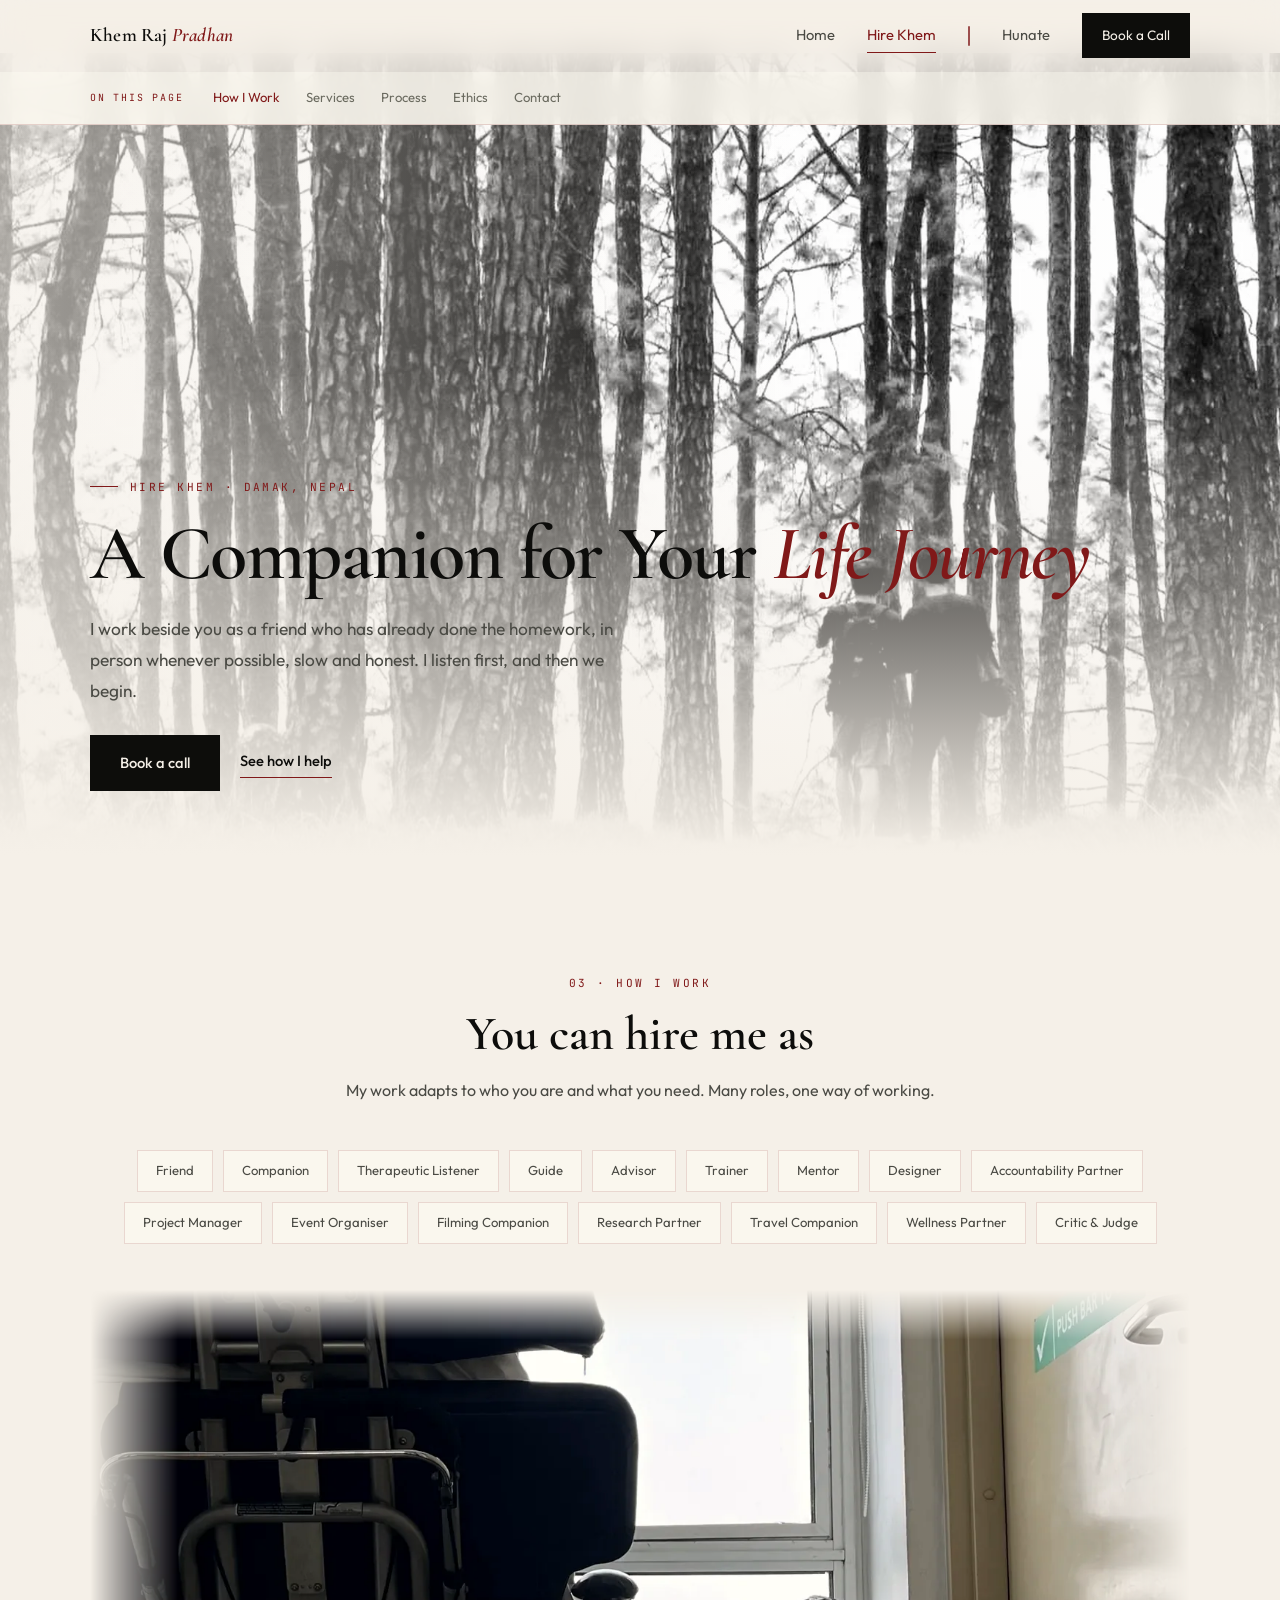
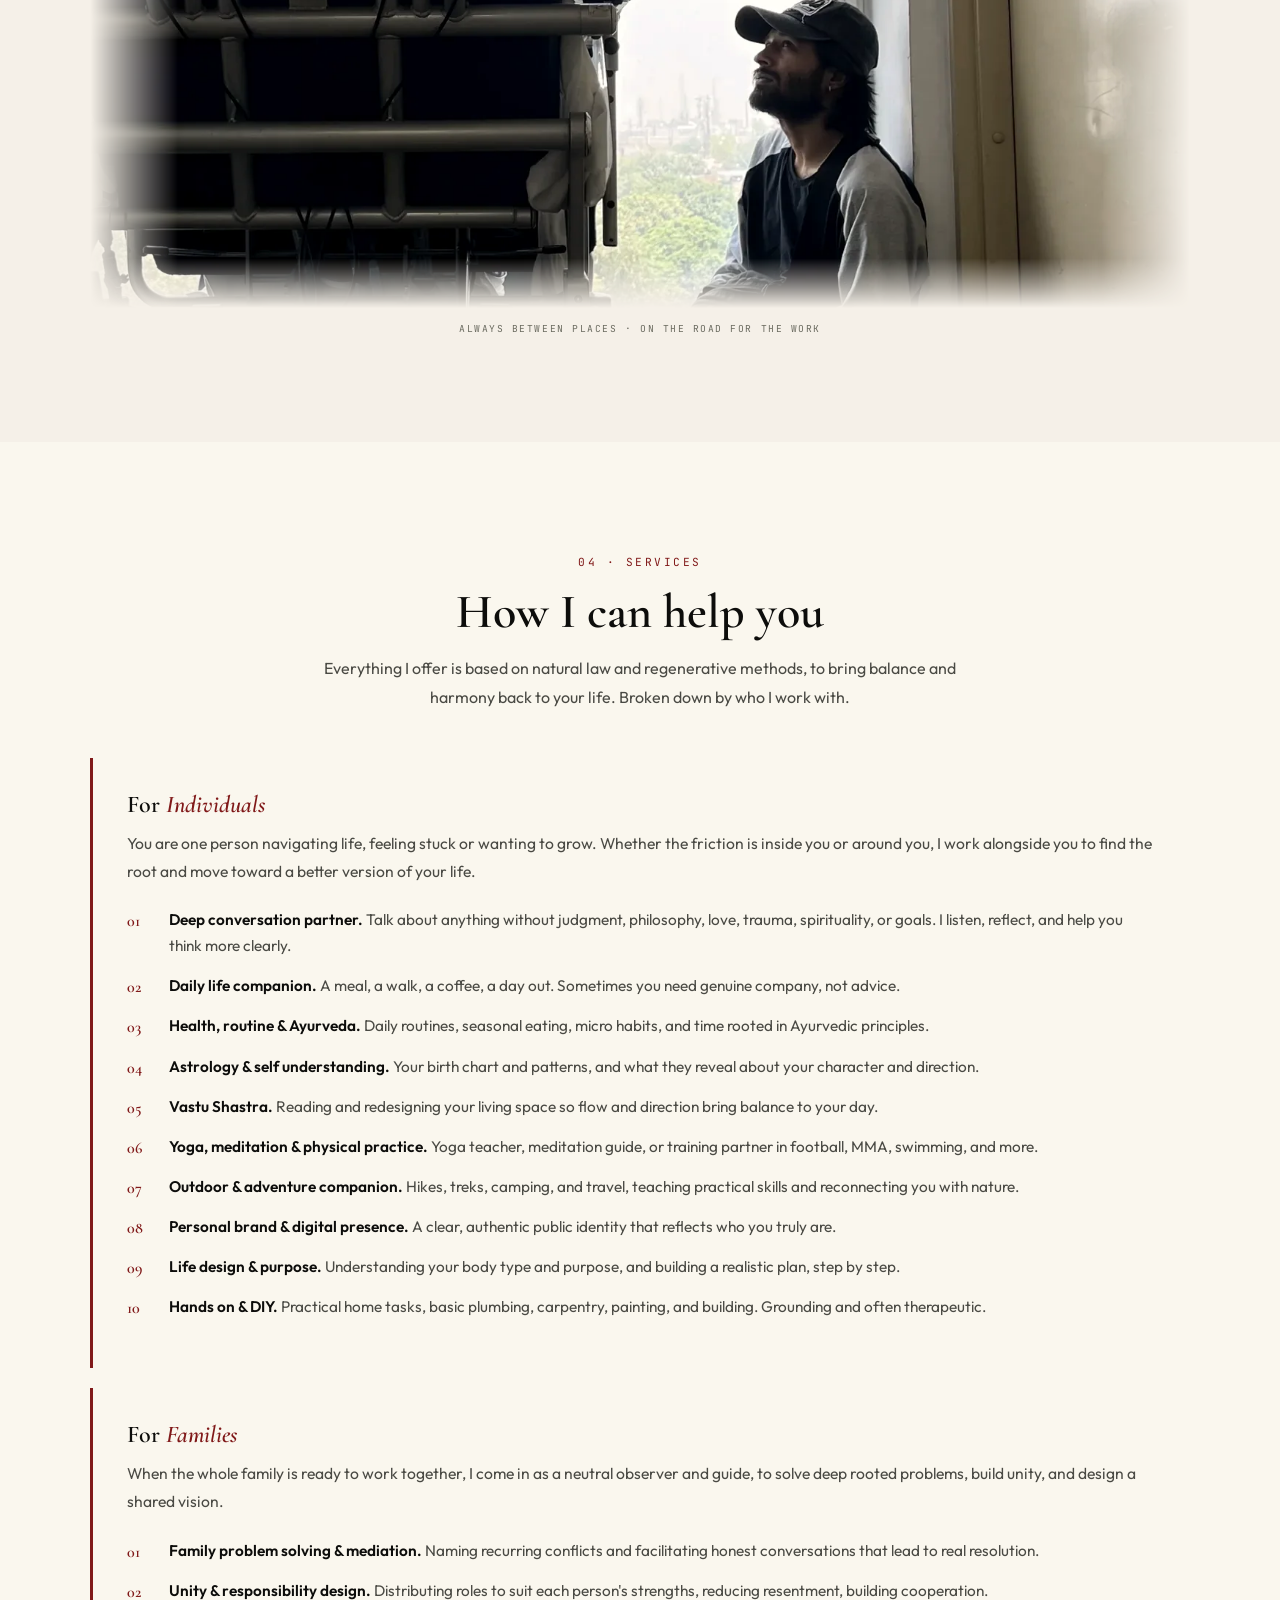
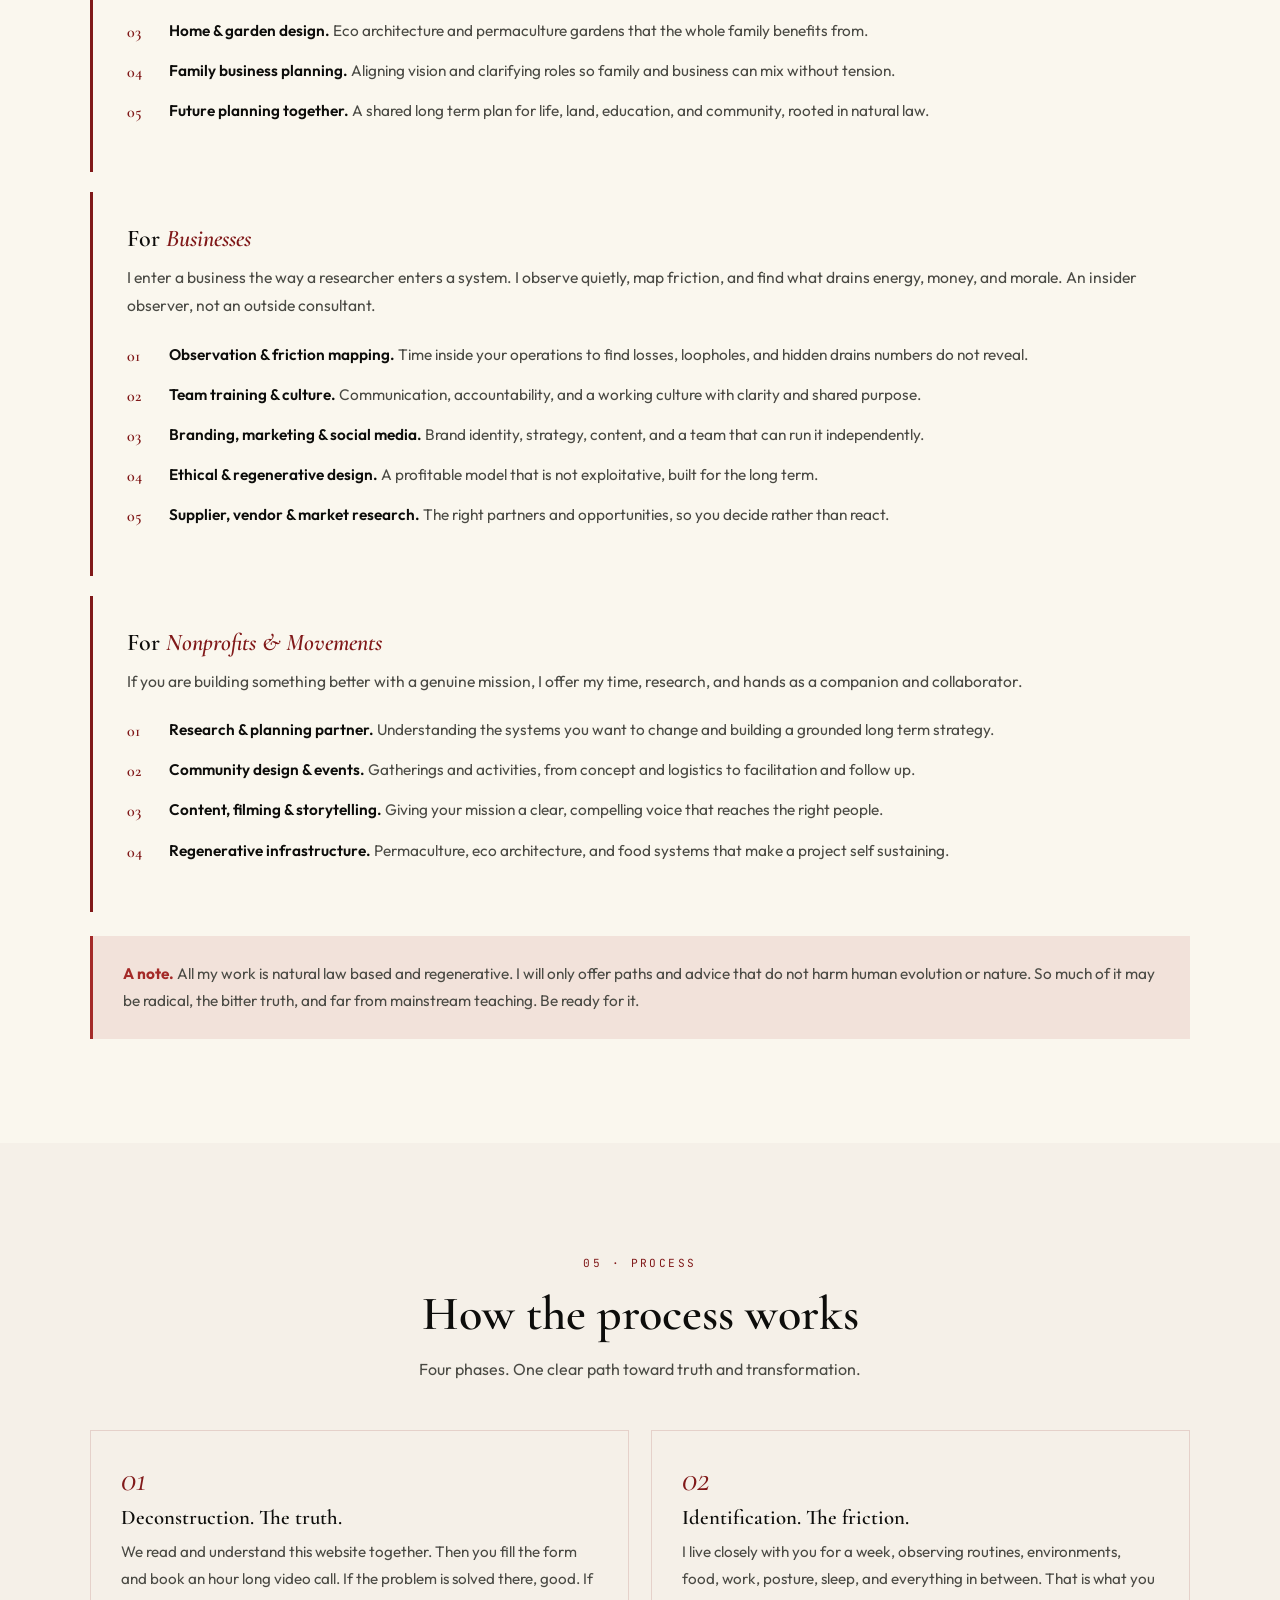
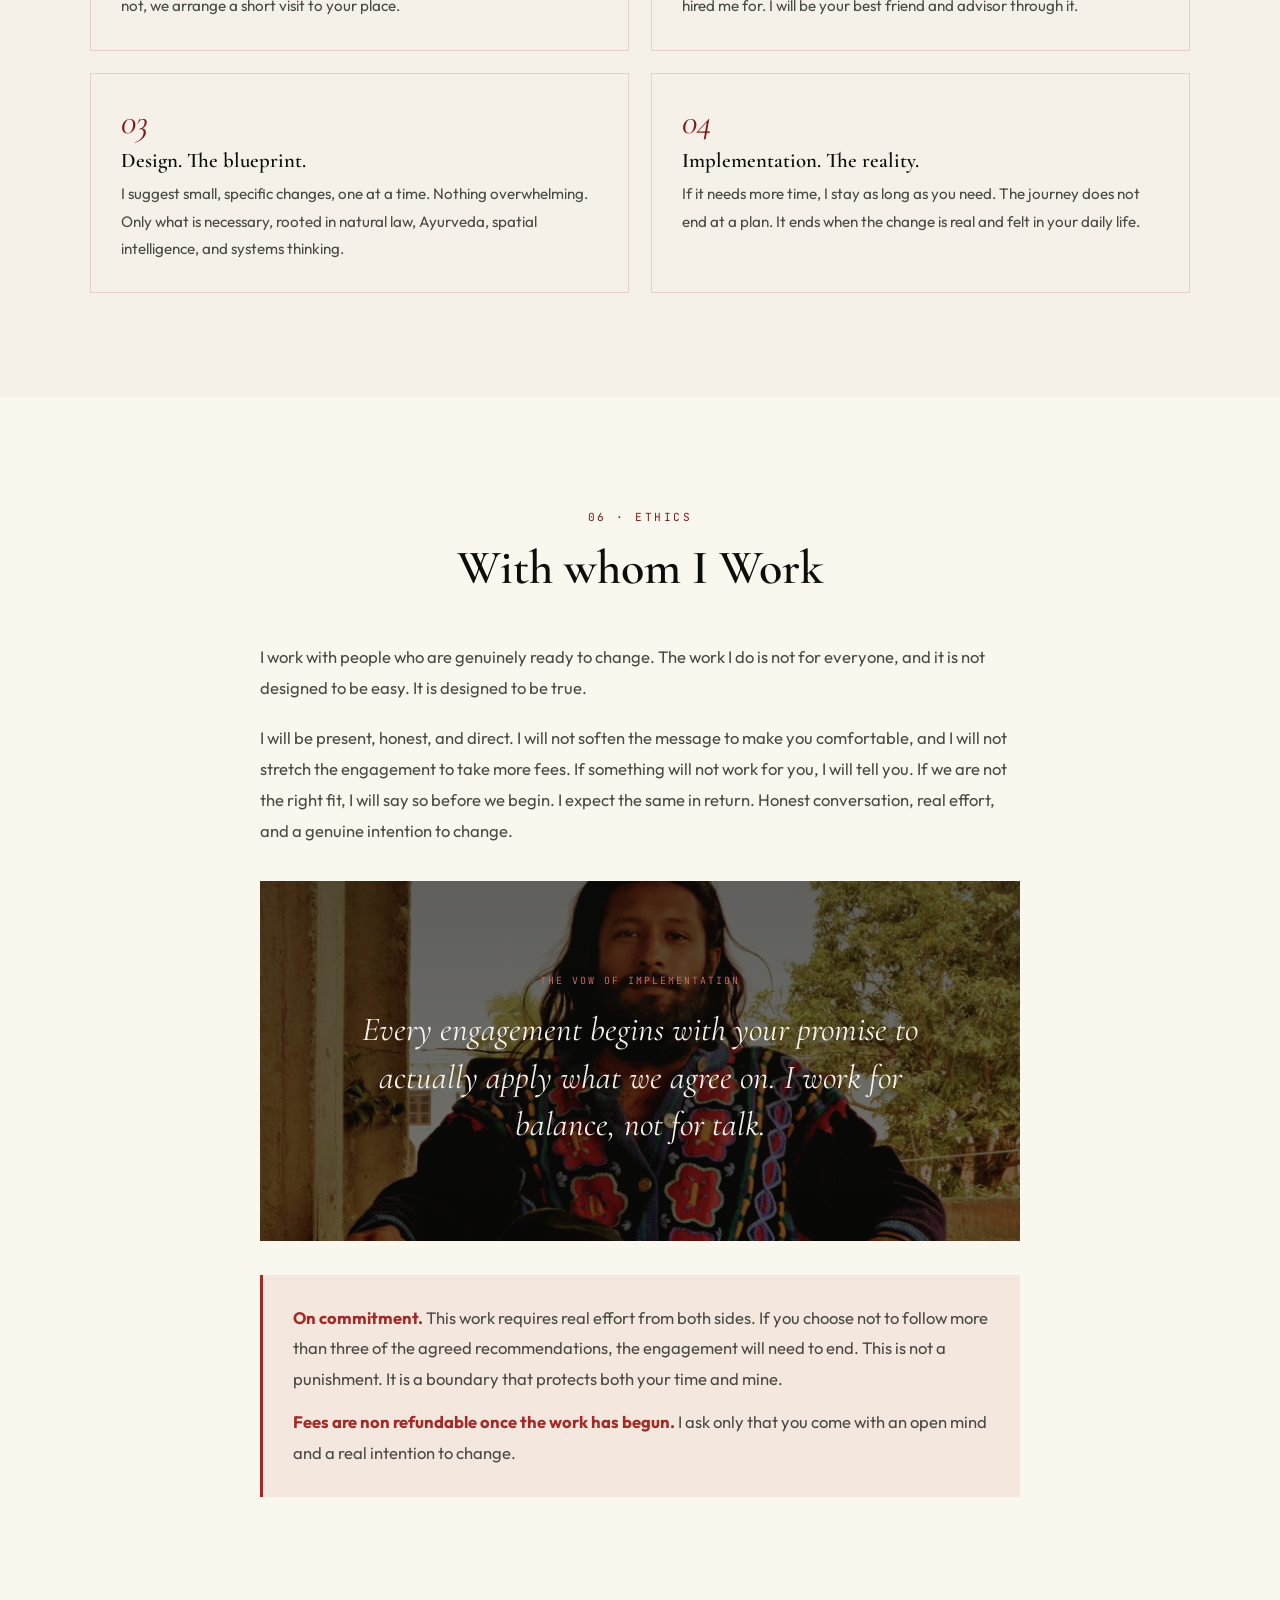
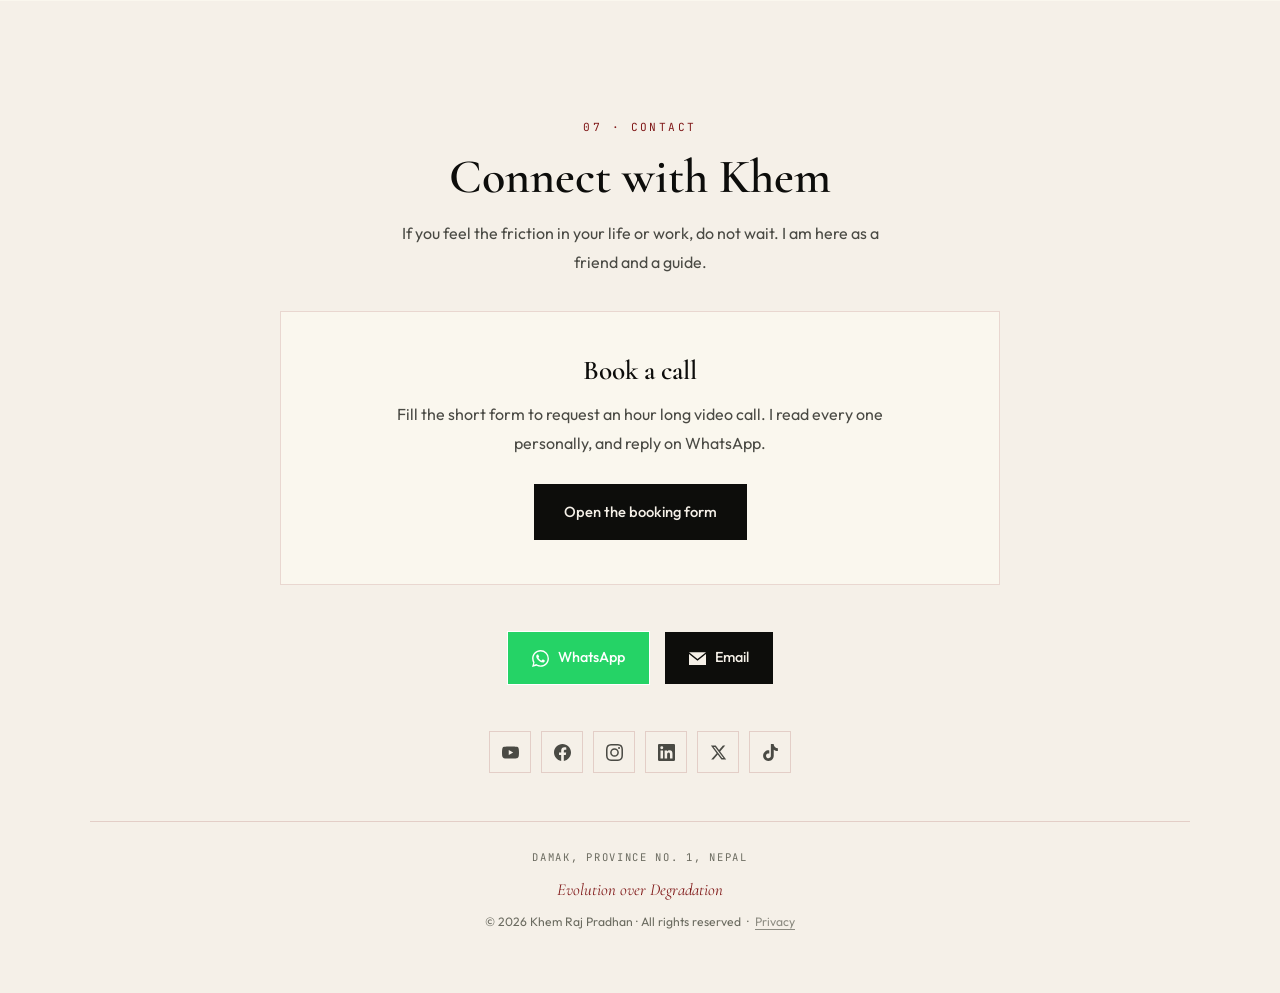
<file: hire/index.html>
<!DOCTYPE html>
<html lang="en">
<head>
<meta charset="UTF-8">
<meta name="viewport" content="width=device-width, initial-scale=1.0">
<title>Hire Khem Raj Pradhan | Services, Process and Booking — Damak, Nepal</title>
<meta name="description" content="Work with Khem Raj Pradhan as a life companion, advisor, and designer. Story, services, process, and ethics. In person, slow, and honest, from Damak, Nepal.">
<meta name="theme-color" content="#F5F0E8">
<meta property="og:type" content="profile">
<meta property="og:title" content="Hire Khem Raj Pradhan | Life Companion and Systems Researcher">
<meta property="og:description" content="A companion for your life, body, home, family, and work. In person, slow, and honest.">
<meta property="og:image" content="https://khemrajpradhan.com.np/assets/img/og-image.jpg">
<link rel="preconnect" href="https://fonts.googleapis.com">
<link rel="preconnect" href="https://fonts.gstatic.com" crossorigin>
<link href="https://fonts.googleapis.com/css2?family=Cormorant+Garamond:ital,wght@0,400;0,500;0,600;0,700;1,400;1,500;1,600&family=Outfit:wght@300;400;500;600&family=JetBrains+Mono:wght@400;500&display=swap" rel="stylesheet">
<link rel="stylesheet" href="../assets/css/base.css">
<style>
/* Khem page accent = Sovereign Gold (default) */
.phero-img img{object-position:50% 30%}

/* about */
.about-grid{display:grid;grid-template-columns:.66fr 1fr;gap:70px;align-items:start}
.about-figure{position:sticky;top:calc(var(--hdr) + 70px)}
.about-figure img{width:100%;aspect-ratio:4/5;object-fit:cover}
.about-cap{margin-top:16px;font-family:'JetBrains Mono',monospace;font-size:.62rem;letter-spacing:.14em;text-transform:uppercase;color:var(--ash);line-height:1.7}
.about-stats{display:grid;grid-template-columns:1fr 1fr;gap:1px;background:#e8e1d2;border:1px solid #e8e1d2;margin-top:22px}
.stat{background:var(--cream-3);padding:16px}
.stat .l{font-family:'JetBrains Mono',monospace;font-size:.56rem;letter-spacing:.16em;color:var(--accent);text-transform:uppercase;margin-bottom:5px}
.stat .v{font-family:'Cormorant Garamond',serif;font-weight:600;font-size:.95rem;line-height:1.35}
.about-body p{margin-bottom:22px;color:var(--ink);font-size:1.08rem;line-height:1.9}
.about-body p:first-of-type::first-letter{font-family:'Cormorant Garamond',serif;font-size:4rem;font-weight:600;line-height:.8;float:left;margin:6px 14px 0 0;color:var(--accent)}

/* story timeline */
.tl{position:relative;max-width:780px;margin:0 auto;padding-left:74px}
.tl::before{content:'';position:absolute;left:23px;top:10px;bottom:10px;width:1px;background:var(--gold-dim)}
.tl-item{position:relative;padding-bottom:30px}
.tl-thumb{position:absolute;left:-74px;top:1px;width:46px;height:46px;border-radius:50%;object-fit:cover;border:2px solid var(--accent);outline:3px solid var(--cream-3);background:var(--cream)}
.tl-yr{font-family:'JetBrains Mono',monospace;font-size:.66rem;letter-spacing:.14em;color:var(--accent);text-transform:uppercase;margin-bottom:4px}
.tl-item h4{font-size:1.3rem;margin-bottom:4px}
.tl-item p{color:var(--ink);font-size:.97rem}
@media(max-width:760px){.tl{padding-left:60px}.tl::before{left:18px}.tl-thumb{left:-60px;width:38px;height:38px}}

/* roles */
.roles{display:flex;flex-wrap:wrap;gap:10px;justify-content:center;margin-top:26px}
.pill{font-size:.82rem;padding:8px 18px;border:1px solid var(--accent-soft);color:var(--ink);background:var(--cream-3);transition:.3s;cursor:default}
.pill:hover{background:var(--accent);color:var(--cream);border-color:var(--accent)}
.work-img{margin-top:46px}
.work-img img{width:100%;aspect-ratio:16/9;object-fit:cover}
.work-cap{margin-top:12px;text-align:center;font-family:'JetBrains Mono',monospace;font-size:.6rem;letter-spacing:.16em;text-transform:uppercase;color:var(--ash)}

/* services */
.aud{background:var(--cream-3);padding:34px;margin-bottom:20px;border-left:3px solid var(--accent)}
.aud h3{font-size:1.5rem;margin-bottom:10px}
.aud h3 em{color:var(--accent);font-style:italic}
.aud .intro{color:var(--ink);margin-bottom:22px;font-size:.98rem}
.aud ol{list-style:none;counter-reset:item}
.aud ol li{counter-increment:item;padding-left:42px;position:relative;margin-bottom:14px;color:var(--ink);font-size:.96rem;line-height:1.7}
.aud ol li::before{content:counter(item,decimal-leading-zero);position:absolute;left:0;top:1px;font-family:'Cormorant Garamond',serif;font-size:1rem;color:var(--accent);font-weight:600}
.aud ol li strong{color:var(--obsidian);font-weight:600}
.note{background:var(--terracotta-dim,rgba(164,42,40,.1));border-left:3px solid var(--terracotta);padding:24px 30px;margin-top:24px}
.note p{color:var(--ink);font-size:.96rem}
.note strong{color:var(--terracotta)}

/* process */
.phases{display:grid;grid-template-columns:1fr 1fr;gap:22px}
.phase{background:var(--cream);padding:30px;border:1px solid var(--accent-soft)}
.phase .n{font-family:'Cormorant Garamond',serif;font-size:2.2rem;font-style:italic;color:var(--accent);line-height:1;margin-bottom:10px}
.phase h4{font-size:1.3rem;margin-bottom:8px}
.phase p{color:var(--ink);font-size:.95rem}

/* ethics */
.ethics-wrap{max-width:760px;margin:0 auto}
.ethics-wrap p{color:var(--ink);font-size:1.04rem;line-height:1.85;margin-bottom:20px}
.boundary{background:rgba(164,42,40,.08);border-left:3px solid var(--terracotta);padding:28px 30px;margin-top:22px}
.boundary p{margin-bottom:12px}.boundary p:last-child{margin-bottom:0}
.boundary strong{color:var(--terracotta)}
.vow{text-align:center;font-family:'Cormorant Garamond',serif;font-style:italic;font-size:1.4rem;color:var(--accent);max-width:680px;margin:0 auto 6px;line-height:1.4}
.vow-band{position:relative;margin:34px 0;min-height:360px;display:flex;align-items:center;justify-content:center;overflow:hidden}
.vow-band img{position:absolute;inset:0;width:100%;height:100%;object-fit:cover;object-position:center 25%}
.vow-band .vov{position:absolute;inset:0;background:linear-gradient(rgba(13,13,11,.66),rgba(13,13,11,.58))}
.vow-band .q{position:relative;z-index:2;max-width:640px;text-align:center;padding:48px 28px}
.vow-band .q .e{font-family:'JetBrains Mono',monospace;font-size:.62rem;letter-spacing:.2em;text-transform:uppercase;color:var(--gold-light);display:block;margin-bottom:16px}
.vow-band .q p{font-family:'Cormorant Garamond',serif;font-style:italic;font-size:clamp(1.4rem,3vw,2.1rem);line-height:1.42;color:var(--cream);margin:0}

/* booking */
.book-card{max-width:720px;margin:0 auto;background:var(--cream-3);border:1px solid var(--accent-soft);padding:44px;text-align:center}
.book-card h3{font-size:1.7rem;margin-bottom:10px}
.book-card p{color:var(--ink);margin-bottom:26px;max-width:520px;margin-left:auto;margin-right:auto}
.book-actions{display:flex;gap:16px;justify-content:center;flex-wrap:wrap}

@media(max-width:980px){
  .about-grid{grid-template-columns:1fr;gap:30px}
  .about-figure{position:static;max-width:380px}
  .phases{grid-template-columns:1fr}
}
</style>
<link rel="icon" type="image/png" sizes="32x32" href="/assets/img/favicon-32.png">
<link rel="icon" type="image/png" sizes="16x16" href="/assets/img/favicon-16.png">
<link rel="icon" href="/assets/img/favicon.ico">
<link rel="apple-touch-icon" sizes="180x180" href="/assets/img/apple-touch-icon.png">
<link rel="manifest" href="/manifest.json">
<link rel="canonical" href="https://khemrajpradhan.com.np/hire/">
<meta property="og:url" content="https://khemrajpradhan.com.np/hire/">
<script type="application/ld+json">{"@context":"https://schema.org","@type":"Person","name":"Khem Raj Pradhan","url":"https://khemrajpradhan.com.np/","image":"https://khemrajpradhan.com.np/assets/img/og-image.jpg","jobTitle":"Life Companion & Systems Researcher","description":"Independent life companion, systems researcher, and regenerative living guide in Damak, Nepal.","address":{"@type":"PostalAddress","addressLocality":"Damak","addressRegion":"Province No. 1","addressCountry":"NP"},"email":"email@khemrajpradhan.com.np","telephone":"+977-9840852582","sameAs":["https://www.youtube.com/@khemrajpradhan-com-np","https://www.facebook.com/khemrajpradhan.com.np","https://www.instagram.com/khemrajpradhan.com.np/","https://www.linkedin.com/in/khemrajpradhan-com-np/","https://x.com/khemrajpradhan_","https://www.tiktok.com/@khemrajpradhan.com.np"],"worksFor":{"@type":"Organization","name":"Mery & Khem"}}</script>
</head>
<body class="khem">
<div class="bar" id="bar"></div>

<header id="hdr">
  <div class="wrap nav">
    <a href="../index.html" class="brand">Khem Raj <em>Pradhan</em></a>
    <nav class="menu">
  <a href="../index.html">Home</a>
  <a href="index.html" class="here">Hire Khem</a>
  <span class="nav-sep"></span>
  <a href="../hunate/">Hunate</a>
  <a href="https://forms.gle/u3yh87xCyJ19eB5M9" target="_blank" rel="noopener" class="cta">Book a Call</a>
</nav>
    <button class="burger" id="burger" aria-label="Menu"><span></span><span></span><span></span></button>
  </div>
</header>
<nav class="mobile" id="mobile">
  <a href="../index.html">Home</a>
  <a href="index.html" class="here">Hire Khem</a>
  <a href="../hunate/">Hunate</a>
  <a href="https://forms.gle/u3yh87xCyJ19eB5M9" target="_blank" rel="noopener" class="cta">Book a Call</a>
</nav>

<!-- SUBNAV -->
<div class="subnav">
  <div class="wrap subnav-in">
    <span class="nav-label">On this page</span>
    <a href="#work">How I Work</a>
    <a href="#services">Services</a>
    <a href="#process">Process</a>
    <a href="#ethics">Ethics</a>
    <a href="#contact">Contact</a>
  </div>
</div>

<!-- HERO -->
<section class="whero">
  <div class="whero-bg"><img src="../assets/img/khem-hero.webp" alt="Khem Raj Pradhan"></div>
  <div class="whero-veil"></div>
  <div class="wrap whero-inner">
    <span class="eyebrow rv in">Hire Khem · Damak, Nepal</span>
    <h1 class="rv in d1">A Companion for Your <em>Life Journey</em></h1>
    <p class="rv in d2">I work beside you as a friend who has already done the homework, in person whenever possible, slow and honest. I listen first, and then we begin.</p>
    <div class="whero-actions rv in d3">
      <a href="#contact" class="btn">Book a call</a>
      <a href="#services" class="btn-line">See how I help</a>
    </div>
  </div>
</section>

<!-- HOW I WORK -->
<section class="band" id="work">
  <div class="wrap">
    <div class="shead center rv">
      <span class="eyebrow">03 · How I Work</span>
      <h2>You can hire me as</h2>
      <p>My work adapts to who you are and what you need. Many roles, one way of working.</p>
    </div>
    <div class="roles rv">
      <span class="pill">Friend</span><span class="pill">Companion</span><span class="pill">Therapeutic Listener</span><span class="pill">Guide</span><span class="pill">Advisor</span><span class="pill">Trainer</span><span class="pill">Mentor</span><span class="pill">Designer</span><span class="pill">Accountability Partner</span><span class="pill">Project Manager</span><span class="pill">Event Organiser</span><span class="pill">Filming Companion</span><span class="pill">Research Partner</span><span class="pill">Travel Companion</span><span class="pill">Wellness Partner</span><span class="pill">Critic &amp; Judge</span>
    </div>
    <div class="work-img rv d1">
      <img src="../assets/img/khem-work.webp" alt="Khem Raj Pradhan teaching a permaculture session in a greenhouse">
      <div class="work-cap">Always between places · on the road for the work</div>
    </div>
  </div>
</section>

<!-- SERVICES -->
<section class="band cream3" id="services">
  <div class="wrap">
    <div class="shead center rv">
      <span class="eyebrow">04 · Services</span>
      <h2>How I can help you</h2>
      <p>Everything I offer is based on natural law and regenerative methods, to bring balance and harmony back to your life. Broken down by who I work with.</p>
    </div>

    <div class="aud rv">
      <h3>For <em>Individuals</em></h3>
      <p class="intro">You are one person navigating life, feeling stuck or wanting to grow. Whether the friction is inside you or around you, I work alongside you to find the root and move toward a better version of your life.</p>
      <ol>
        <li><strong>Deep conversation partner.</strong> Talk about anything without judgment, philosophy, love, trauma, spirituality, or goals. I listen, reflect, and help you think more clearly.</li>
        <li><strong>Daily life companion.</strong> A meal, a walk, a coffee, a day out. Sometimes you need genuine company, not advice.</li>
        <li><strong>Health, routine &amp; Ayurveda.</strong> Daily routines, seasonal eating, micro habits, and time rooted in Ayurvedic principles.</li>
        <li><strong>Astrology &amp; self understanding.</strong> Your birth chart and patterns, and what they reveal about your character and direction.</li>
        <li><strong>Vastu Shastra.</strong> Reading and redesigning your living space so flow and direction bring balance to your day.</li>
        <li><strong>Yoga, meditation &amp; physical practice.</strong> Yoga teacher, meditation guide, or training partner in football, MMA, swimming, and more.</li>
        <li><strong>Outdoor &amp; adventure companion.</strong> Hikes, treks, camping, and travel, teaching practical skills and reconnecting you with nature.</li>
        <li><strong>Personal brand &amp; digital presence.</strong> A clear, authentic public identity that reflects who you truly are.</li>
        <li><strong>Life design &amp; purpose.</strong> Understanding your body type and purpose, and building a realistic plan, step by step.</li>
        <li><strong>Hands on &amp; DIY.</strong> Practical home tasks, basic plumbing, carpentry, painting, and building. Grounding and often therapeutic.</li>
      </ol>
    </div>

    <div class="aud rv">
      <h3>For <em>Families</em></h3>
      <p class="intro">When the whole family is ready to work together, I come in as a neutral observer and guide, to solve deep rooted problems, build unity, and design a shared vision.</p>
      <ol>
        <li><strong>Family problem solving &amp; mediation.</strong> Naming recurring conflicts and facilitating honest conversations that lead to real resolution.</li>
        <li><strong>Unity &amp; responsibility design.</strong> Distributing roles to suit each person's strengths, reducing resentment, building cooperation.</li>
        <li><strong>Home &amp; garden design.</strong> Eco architecture and permaculture gardens that the whole family benefits from.</li>
        <li><strong>Family business planning.</strong> Aligning vision and clarifying roles so family and business can mix without tension.</li>
        <li><strong>Future planning together.</strong> A shared long term plan for life, land, education, and community, rooted in natural law.</li>
      </ol>
    </div>

    <div class="aud rv">
      <h3>For <em>Businesses</em></h3>
      <p class="intro">I enter a business the way a researcher enters a system. I observe quietly, map friction, and find what drains energy, money, and morale. An insider observer, not an outside consultant.</p>
      <ol>
        <li><strong>Observation &amp; friction mapping.</strong> Time inside your operations to find losses, loopholes, and hidden drains numbers do not reveal.</li>
        <li><strong>Team training &amp; culture.</strong> Communication, accountability, and a working culture with clarity and shared purpose.</li>
        <li><strong>Branding, marketing &amp; social media.</strong> Brand identity, strategy, content, and a team that can run it independently.</li>
        <li><strong>Ethical &amp; regenerative design.</strong> A profitable model that is not exploitative, built for the long term.</li>
        <li><strong>Supplier, vendor &amp; market research.</strong> The right partners and opportunities, so you decide rather than react.</li>
      </ol>
    </div>

    <div class="aud rv">
      <h3>For <em>Nonprofits &amp; Movements</em></h3>
      <p class="intro">If you are building something better with a genuine mission, I offer my time, research, and hands as a companion and collaborator.</p>
      <ol>
        <li><strong>Research &amp; planning partner.</strong> Understanding the systems you want to change and building a grounded long term strategy.</li>
        <li><strong>Community design &amp; events.</strong> Gatherings and activities, from concept and logistics to facilitation and follow up.</li>
        <li><strong>Content, filming &amp; storytelling.</strong> Giving your mission a clear, compelling voice that reaches the right people.</li>
        <li><strong>Regenerative infrastructure.</strong> Permaculture, eco architecture, and food systems that make a project self sustaining.</li>
      </ol>
    </div>

    <div class="note rv">
      <p><strong>A note.</strong> All my work is natural law based and regenerative. I will only offer paths and advice that do not harm human evolution or nature. So much of it may be radical, the bitter truth, and far from mainstream teaching. Be ready for it.</p>
    </div>
  </div>
</section>

<!-- PROCESS -->
<section class="band" id="process">
  <div class="wrap">
    <div class="shead center rv">
      <span class="eyebrow">05 · Process</span>
      <h2>How the process works</h2>
      <p>Four phases. One clear path toward truth and transformation.</p>
    </div>
    <div class="phases">
      <div class="phase rv"><div class="n">01</div><h4>Deconstruction. The truth.</h4><p>We read and understand this website together. Then you fill the form and book an hour long video call. If the problem is solved there, good. If not, we arrange a short visit to your place.</p></div>
      <div class="phase rv d1"><div class="n">02</div><h4>Identification. The friction.</h4><p>I live closely with you for a week, observing routines, environments, food, work, posture, sleep, and everything in between. That is what you hired me for. I will be your best friend and advisor through it.</p></div>
      <div class="phase rv d2"><div class="n">03</div><h4>Design. The blueprint.</h4><p>I suggest small, specific changes, one at a time. Nothing overwhelming. Only what is necessary, rooted in natural law, Ayurveda, spatial intelligence, and systems thinking.</p></div>
      <div class="phase rv d3"><div class="n">04</div><h4>Implementation. The reality.</h4><p>If it needs more time, I stay as long as you need. The journey does not end at a plan. It ends when the change is real and felt in your daily life.</p></div>
    </div>
  </div>
</section>

<!-- ETHICS -->
<section class="band cream3" id="ethics">
  <div class="wrap">
    <div class="shead center rv">
      <span class="eyebrow">06 · Ethics</span>
      <h2>With whom I Work</h2>
    </div>
    <div class="ethics-wrap rv">
      <p>I work with people who are genuinely ready to change. The work I do is not for everyone, and it is not designed to be easy. It is designed to be true.</p>
      <p>I will be present, honest, and direct. I will not soften the message to make you comfortable, and I will not stretch the engagement to take more fees. If something will not work for you, I will tell you. If we are not the right fit, I will say so before we begin. I expect the same in return. Honest conversation, real effort, and a genuine intention to change.</p>
      <div class="vow-band rv">
        <img src="../assets/img/khem-ethics.webp" alt="Khem Raj Pradhan">
        <div class="vov"></div>
        <div class="q">
          <span class="e">The Vow of Implementation</span>
          <p>Every engagement begins with your promise to actually apply what we agree on. I work for balance, not for talk.</p>
        </div>
      </div>
      <div class="boundary">
        <p><strong>On commitment.</strong> This work requires real effort from both sides. If you choose not to follow more than three of the agreed recommendations, the engagement will need to end. This is not a punishment. It is a boundary that protects both your time and mine.</p>
        <p><strong>Fees are non refundable once the work has begun.</strong> I ask only that you come with an open mind and a real intention to change.</p>
      </div>
    </div>
  </div>
</section>

<!-- CONTACT -->
<section class="contact" id="contact">
  <div class="wrap">
    <span class="eyebrow rv">07 · Contact</span>
    <h2 class="rv" style="margin-top:12px">Connect with Khem</h2>
    <p class="rv">If you feel the friction in your life or work, do not wait. I am here as a friend and a guide.</p>

    <div class="book-card rv">
      <h3>Book a call</h3>
      <p>Fill the short form to request an hour long video call. I read every one personally, and reply on WhatsApp.</p>
      <div class="book-actions">
        <a href="https://forms.gle/u3yh87xCyJ19eB5M9" target="_blank" rel="noopener" class="btn">Open the booking form</a>
      </div>
    </div>

    <div class="channels rv" style="margin-top:46px">
      <a href="https://wa.me/9779840852582" target="_blank" rel="noopener" class="ch-wa"><svg viewBox="0 0 24 24"><path d="M.057 24l1.687-6.163a11.867 11.867 0 01-1.587-5.945C.16 5.335 5.495 0 12.05 0a11.817 11.817 0 018.413 3.488 11.824 11.824 0 013.48 8.414c-.003 6.557-5.338 11.892-11.893 11.892a11.9 11.9 0 01-5.688-1.448L.057 24zm6.597-3.807c1.676.995 3.276 1.591 5.392 1.592 5.448 0 9.886-4.434 9.889-9.885.002-5.462-4.415-9.89-9.881-9.892-5.452 0-9.887 4.434-9.889 9.884a9.86 9.86 0 001.51 5.26l-.999 3.648 3.477-.957zm11.387-5.464c-.074-.124-.272-.198-.57-.347-.297-.149-1.758-.868-2.031-.967-.272-.099-.47-.149-.669.149-.198.297-.768.967-.941 1.165-.173.198-.347.223-.644.074-.297-.149-1.255-.462-2.39-1.475-.883-.788-1.48-1.761-1.653-2.059-.173-.297-.018-.458.13-.606.134-.133.297-.347.446-.521.151-.172.2-.296.3-.495.099-.198.05-.372-.025-.521-.075-.148-.669-1.611-.916-2.206-.242-.579-.487-.501-.669-.51l-.57-.01c-.198 0-.52.074-.792.372s-1.04 1.016-1.04 2.479 1.065 2.876 1.213 3.074c.149.198 2.095 3.2 5.076 4.487.709.306 1.263.489 1.694.626.712.226 1.36.194 1.872.118.571-.085 1.758-.719 2.006-1.413.248-.694.248-1.289.173-1.413z"/></svg> WhatsApp</a>
      <a href="mailto:email@khemrajpradhan.com.np" class="ch-mail"><svg viewBox="0 0 24 24"><path d="M12 12.713l-11.985-9.713h23.97l-11.985 9.713zm0 2.574l-12-9.725v15.438h24v-15.438l-12 9.725z"/></svg> Email</a>
    </div>

    <div class="socials rv">
      <a href="https://www.youtube.com/@khemrajpradhan-com-np" target="_blank" rel="noopener" aria-label="YouTube"><svg viewBox="0 0 24 24"><path d="M23.498 6.186a3.016 3.016 0 00-2.122-2.136C19.505 3.545 12 3.545 12 3.545s-7.505 0-9.377.505A3.017 3.017 0 00.502 6.186C0 8.07 0 12 0 12s0 3.93.502 5.814a3.016 3.016 0 002.122 2.136c1.871.505 9.376.505 9.376.505s7.505 0 9.377-.505a3.015 3.015 0 002.122-2.136C24 15.93 24 12 24 12s0-3.93-.502-5.814zM9.545 15.568V8.432L15.818 12l-6.273 3.568z"/></svg></a>
      <a href="https://www.facebook.com/khemrajpradhan.com.np" target="_blank" rel="noopener" aria-label="Facebook"><svg viewBox="0 0 24 24"><path d="M24 12.073c0-6.627-5.373-12-12-12s-12 5.373-12 12c0 5.99 4.388 10.954 10.125 11.854v-8.385H7.078v-3.47h3.047V9.43c0-3.007 1.792-4.669 4.533-4.669 1.312 0 2.686.235 2.686.235v2.953H15.83c-1.491 0-1.956.925-1.956 1.874v2.25h3.328l-.532 3.47h-2.796v8.385C19.612 23.027 24 18.062 24 12.073z"/></svg></a>
      <a href="https://www.instagram.com/khemrajpradhan.com.np/" target="_blank" rel="noopener" aria-label="Instagram"><svg viewBox="0 0 24 24"><path d="M12 2.163c3.204 0 3.584.012 4.85.07 3.252.148 4.771 1.691 4.919 4.919.058 1.265.069 1.645.069 4.849 0 3.205-.012 3.584-.069 4.849-.149 3.225-1.664 4.771-4.919 4.919-1.266.058-1.644.07-4.85.07-3.204 0-3.584-.012-4.849-.07-3.26-.149-4.771-1.699-4.919-4.92-.058-1.265-.07-1.644-.07-4.849 0-3.204.013-3.583.07-4.849.149-3.227 1.664-4.771 4.919-4.919 1.266-.057 1.645-.069 4.849-.069zM12 0C8.741 0 8.333.014 7.053.072 2.695.272.273 2.69.073 7.052.014 8.333 0 8.741 0 12c0 3.259.014 3.668.072 4.948.2 4.358 2.618 6.78 6.98 6.98C8.333 23.986 8.741 24 12 24c3.259 0 3.668-.014 4.948-.072 4.354-.2 6.782-2.618 6.979-6.98.059-1.28.073-1.689.073-4.948 0-3.259-.014-3.667-.072-4.947-.196-4.354-2.617-6.78-6.979-6.98C15.668.014 15.259 0 12 0zm0 5.838a6.162 6.162 0 100 12.324 6.162 6.162 0 000-12.324zM12 16a4 4 0 110-8 4 4 0 010 8zm6.406-11.845a1.44 1.44 0 100 2.881 1.44 1.44 0 000-2.881z"/></svg></a>
      <a href="https://www.linkedin.com/in/khemrajpradhan-com-np/" target="_blank" rel="noopener" aria-label="LinkedIn"><svg viewBox="0 0 24 24"><path d="M20.447 20.452h-3.554v-5.569c0-1.328-.027-3.037-1.852-3.037-1.853 0-2.136 1.445-2.136 2.939v5.667H9.351V9h3.414v1.561h.046c.477-.9 1.637-1.85 3.37-1.85 3.601 0 4.267 2.37 4.267 5.455v6.286zM5.337 7.433a2.062 2.062 0 01-2.063-2.065 2.064 2.064 0 112.063 2.065zm1.782 13.019H3.555V9h3.564v11.452zM22.225 0H1.771C.792 0 0 .774 0 1.729v20.542C0 23.227.792 24 1.771 24h20.451C23.2 24 24 23.227 24 22.271V1.729C24 .774 23.2 0 22.225 0z"/></svg></a>
      <a href="https://x.com/khemrajpradhan_" target="_blank" rel="noopener" aria-label="X"><svg viewBox="0 0 24 24"><path d="M18.244 2.25h3.308l-7.227 8.26 8.502 11.24H16.17l-5.214-6.817L4.99 21.75H1.68l7.73-8.835L1.254 2.25H8.08l4.713 6.231zm-1.161 17.52h1.833L7.084 4.126H5.117z"/></svg></a>
      <a href="https://www.tiktok.com/@khemrajpradhan.com.np" target="_blank" rel="noopener" aria-label="TikTok"><svg viewBox="0 0 24 24"><path d="M12.525.02c1.31-.02 2.61-.01 3.91-.02.08 1.53.63 3.09 1.75 4.17 1.12 1.11 2.7 1.62 4.24 1.79v4.03c-1.44-.05-2.89-.35-4.2-.97-.57-.26-1.1-.59-1.62-.93-.01 2.92.01 5.84-.02 8.75-.08 1.4-.54 2.79-1.35 3.94-1.31 1.92-3.58 3.17-5.91 3.21-1.43.08-2.86-.31-4.08-1.03-2.02-1.19-3.44-3.37-3.65-5.71-.02-.5-.03-1-.01-1.49.18-1.9 1.12-3.72 2.58-4.96 1.66-1.44 3.98-2.13 6.15-1.72.02 1.48-.04 2.96-.04 4.44-.99-.32-2.15-.23-3.02.37-.63.41-1.11 1.04-1.36 1.75-.21.51-.15 1.07-.14 1.61.24 1.64 1.82 3.02 3.5 2.87 1.12-.01 2.19-.66 2.77-1.61.19-.33.4-.67.41-1.06.1-1.79.06-3.57.07-5.36.01-4.03-.01-8.05.02-12.07z"/></svg></a>
    </div>

    <div class="foot rv">
      <div class="coords">Damak, Province No. 1, Nepal</div>
      <div class="tag">Evolution over Degradation</div>
      <div class="copy">© <span id="yr"></span> Khem Raj Pradhan · All rights reserved &nbsp;·&nbsp; <a href="/privacy-policy/" style="color:inherit;border-bottom:1px solid currentColor;opacity:.75">Privacy</a></div>
    </div>
  </div>
</section>

<script>
const hdr=document.getElementById('hdr'),bar=document.getElementById('bar');
const burger=document.getElementById('burger'),mobile=document.getElementById('mobile');
burger.addEventListener('click',()=>{burger.classList.toggle('x');mobile.classList.toggle('open')});
mobile.querySelectorAll('a').forEach(a=>a.addEventListener('click',()=>{burger.classList.remove('x');mobile.classList.remove('open')}));
function onScroll(){
  const y=window.scrollY;
  hdr.classList.toggle('scrolled',y>20);
  const h=document.documentElement.scrollHeight-window.innerHeight;
  bar.style.width=(h>0?(y/h*100):0)+'%';
}
window.addEventListener('scroll',onScroll,{passive:true});onScroll();
const io=new IntersectionObserver((es)=>{es.forEach(e=>{if(e.isIntersecting){e.target.classList.add('in');io.unobserve(e.target)}})},{threshold:.12});
document.querySelectorAll('.rv:not(.in)').forEach(el=>io.observe(el));
document.getElementById('yr').textContent=new Date().getFullYear();
// subnav scroll spy
const secs=[...document.querySelectorAll('section[id]')];
const links=[...document.querySelectorAll('.subnav a')];
function spy(){
  let cur=secs[0]?.id;
  const mid=window.scrollY+ (document.querySelector('.subnav').offsetHeight) + 120;
  for(const s of secs){ if(s.offsetTop<=mid) cur=s.id; }
  links.forEach(a=>a.classList.toggle('on',a.getAttribute('href')==='#'+cur));
}
window.addEventListener('scroll',spy,{passive:true});spy();
</script>
</body>
</html>
</file>
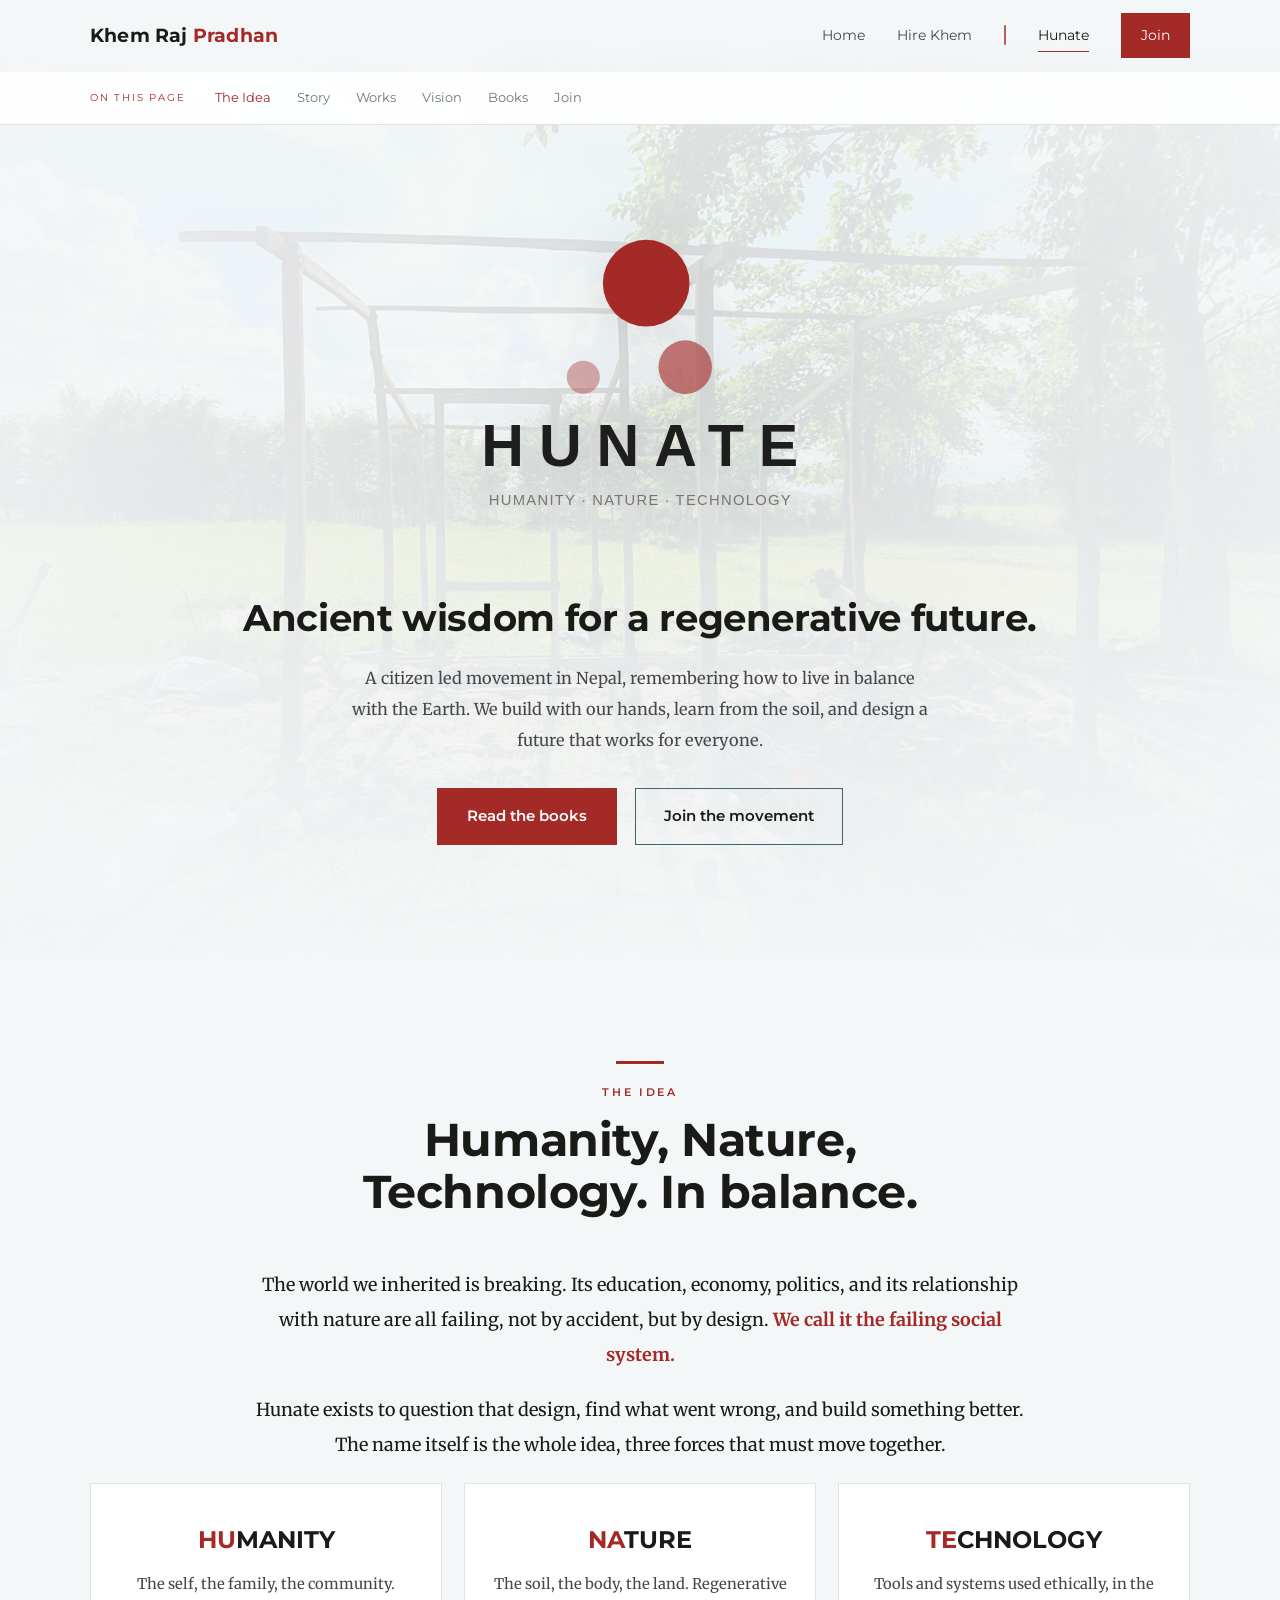
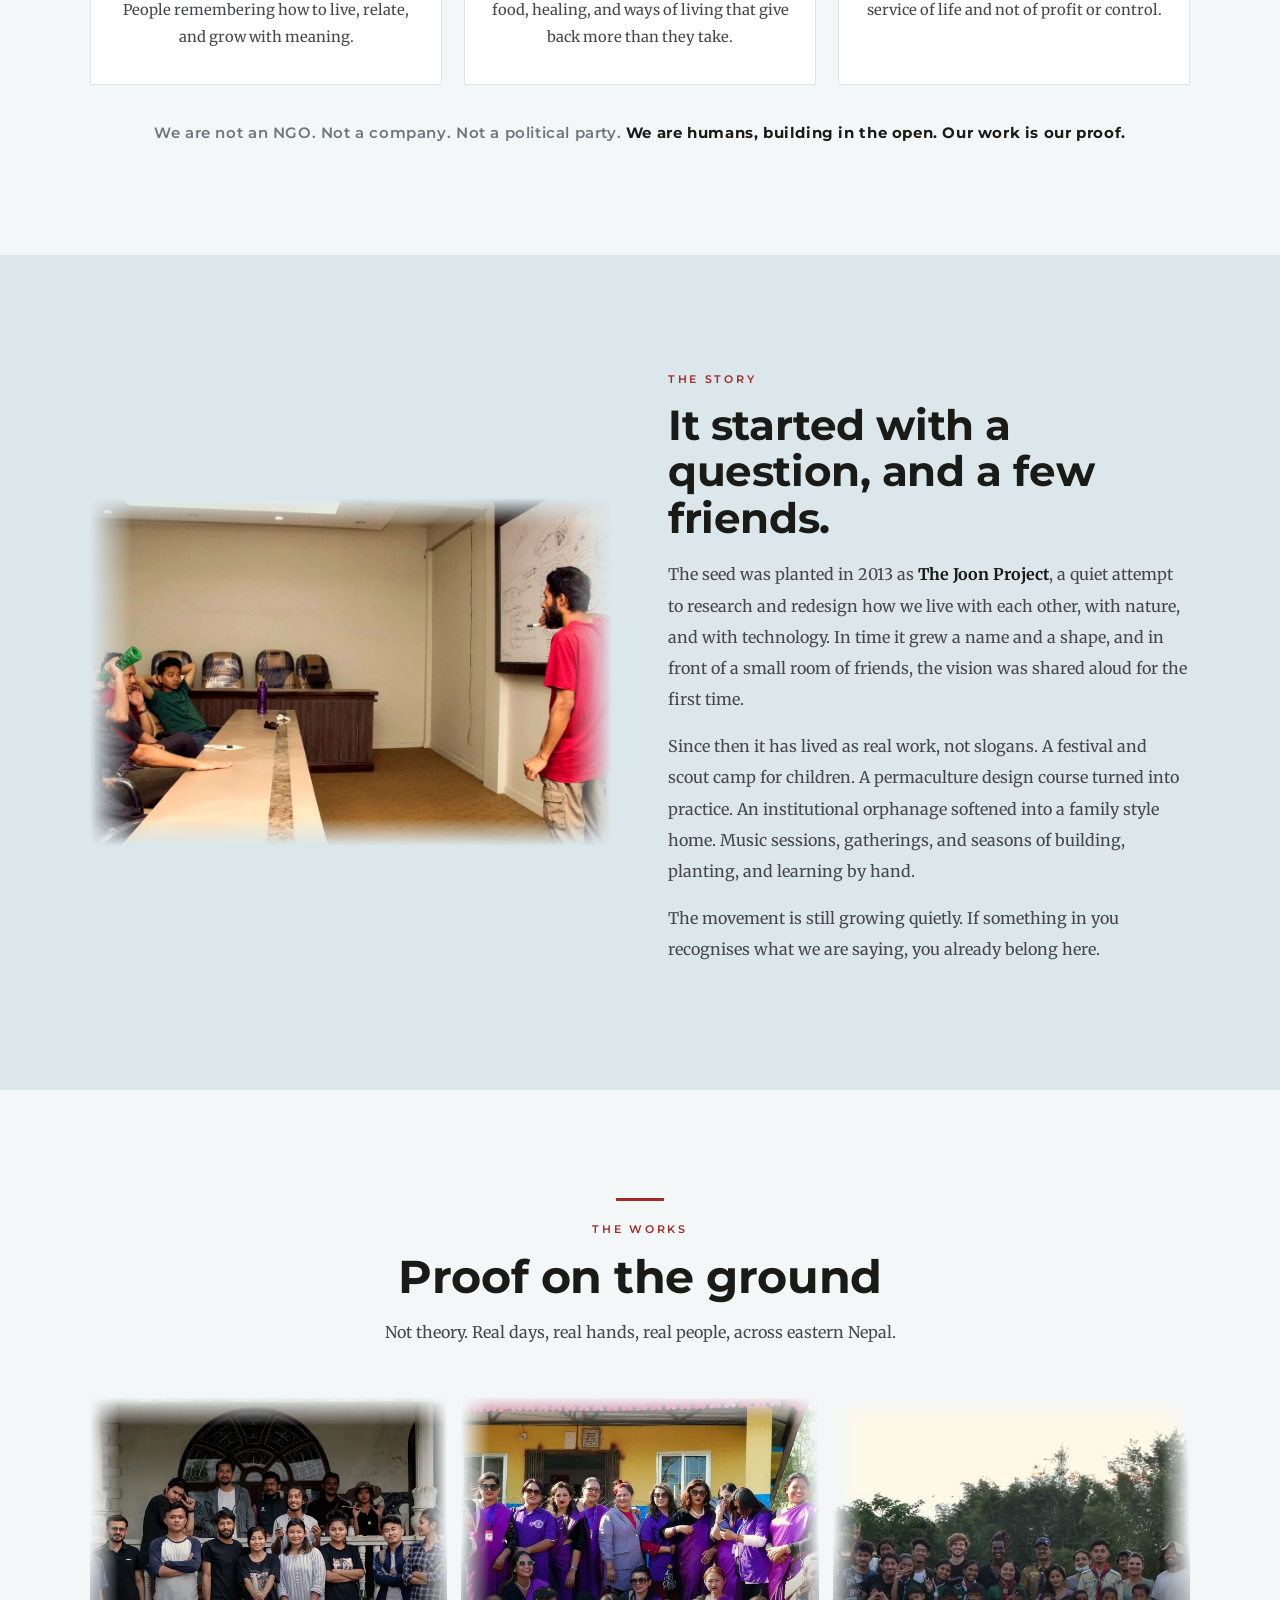
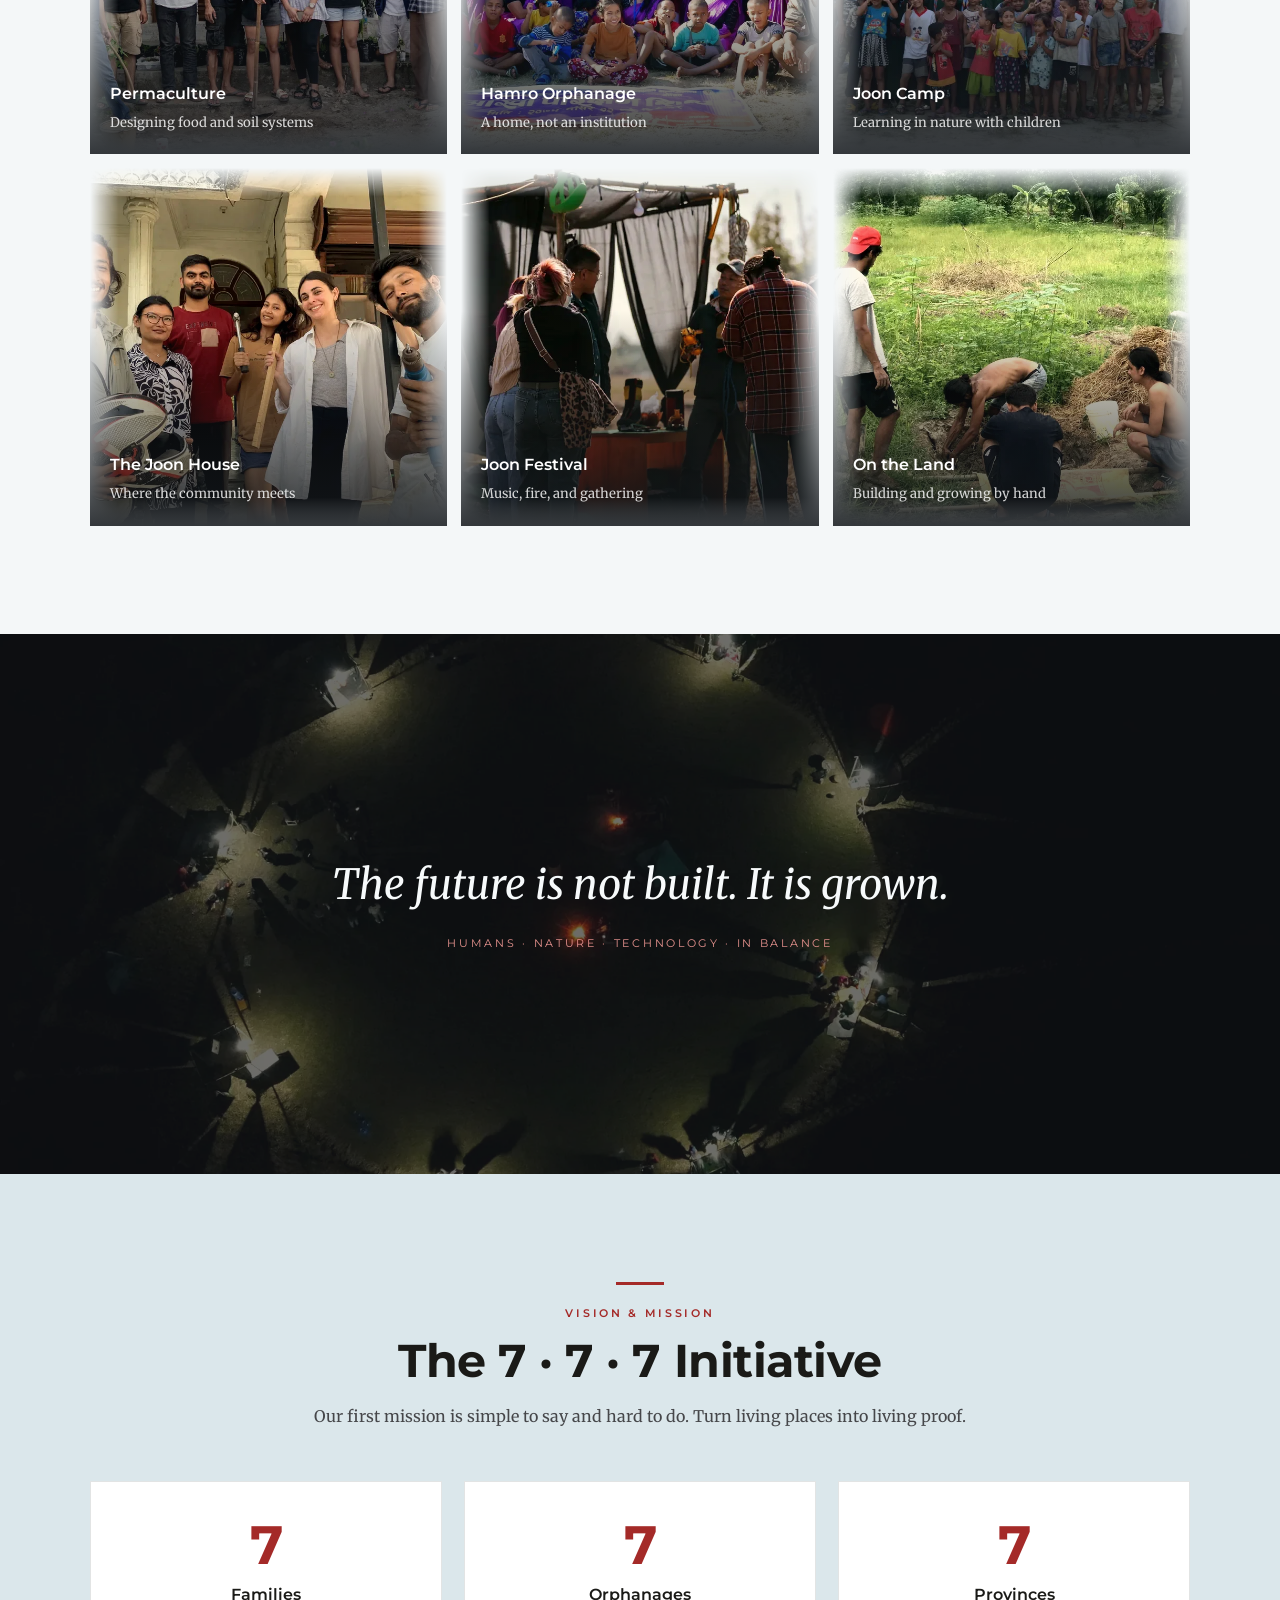
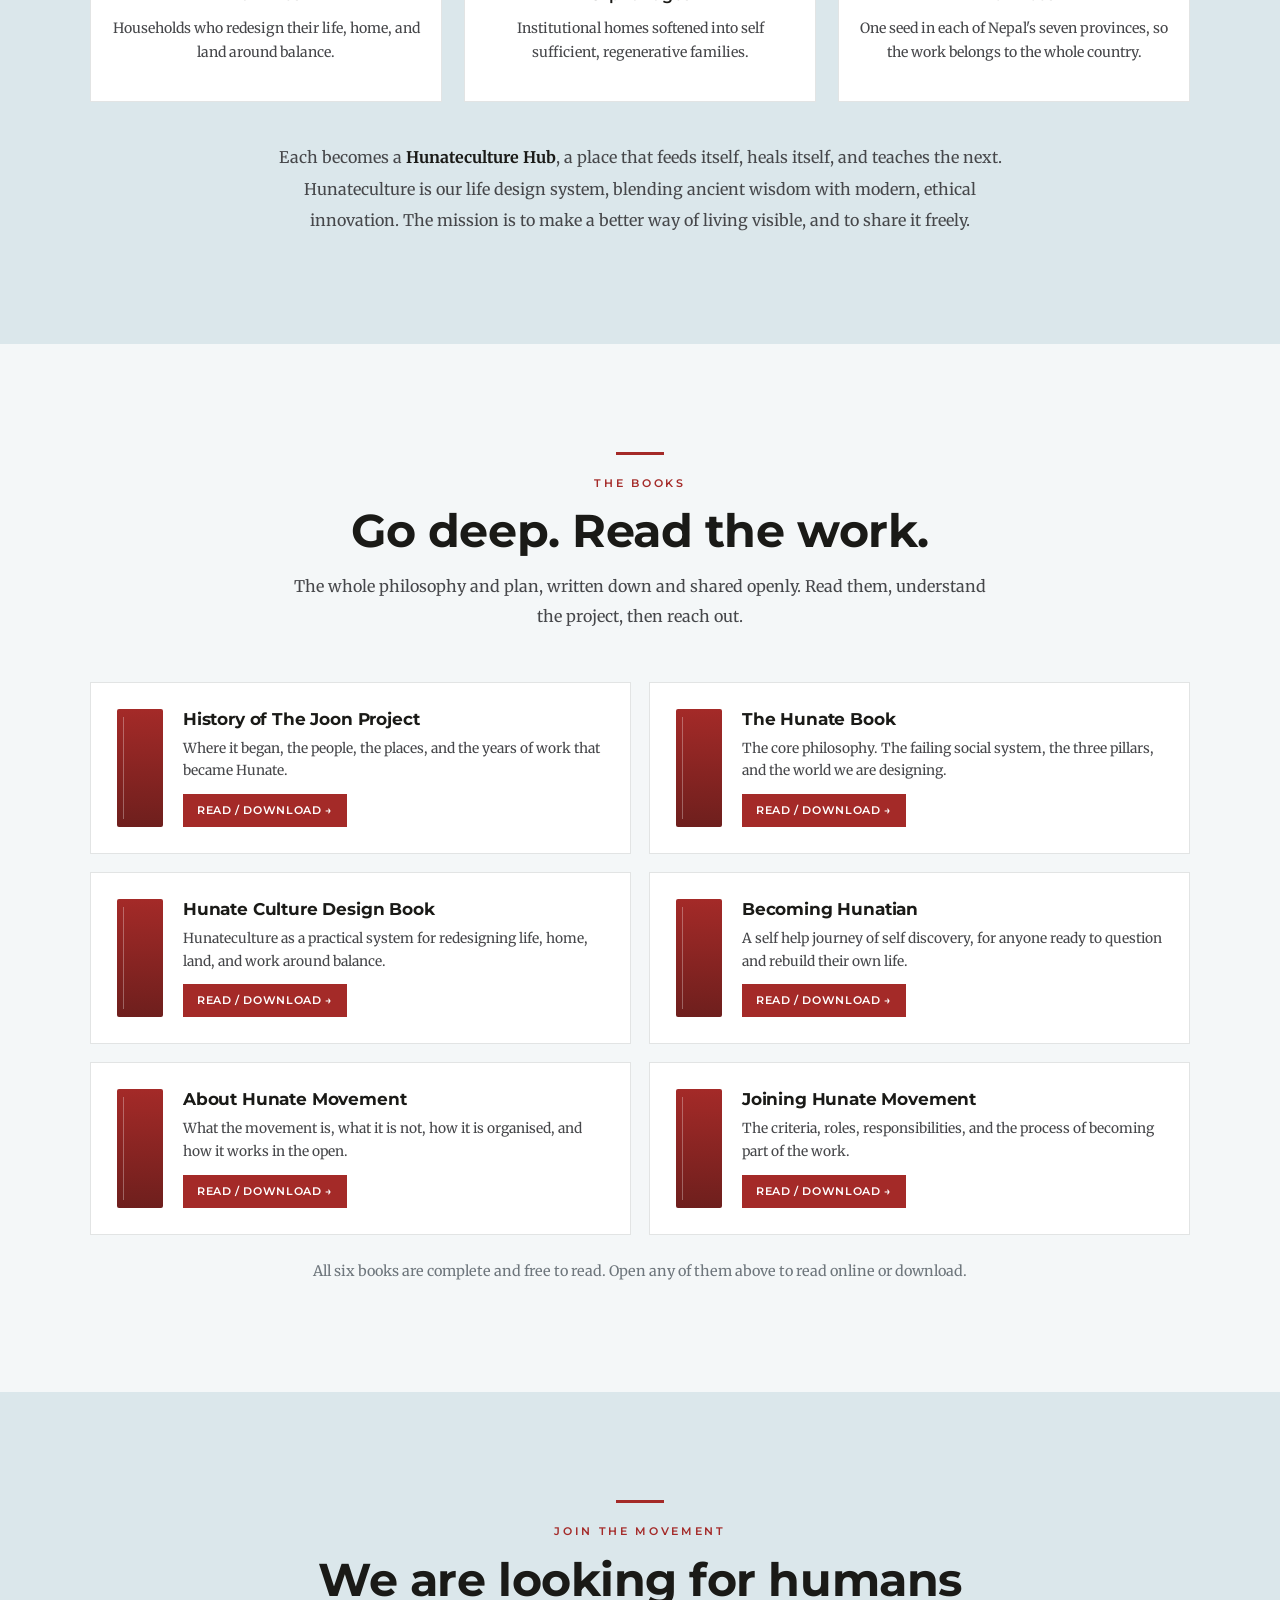
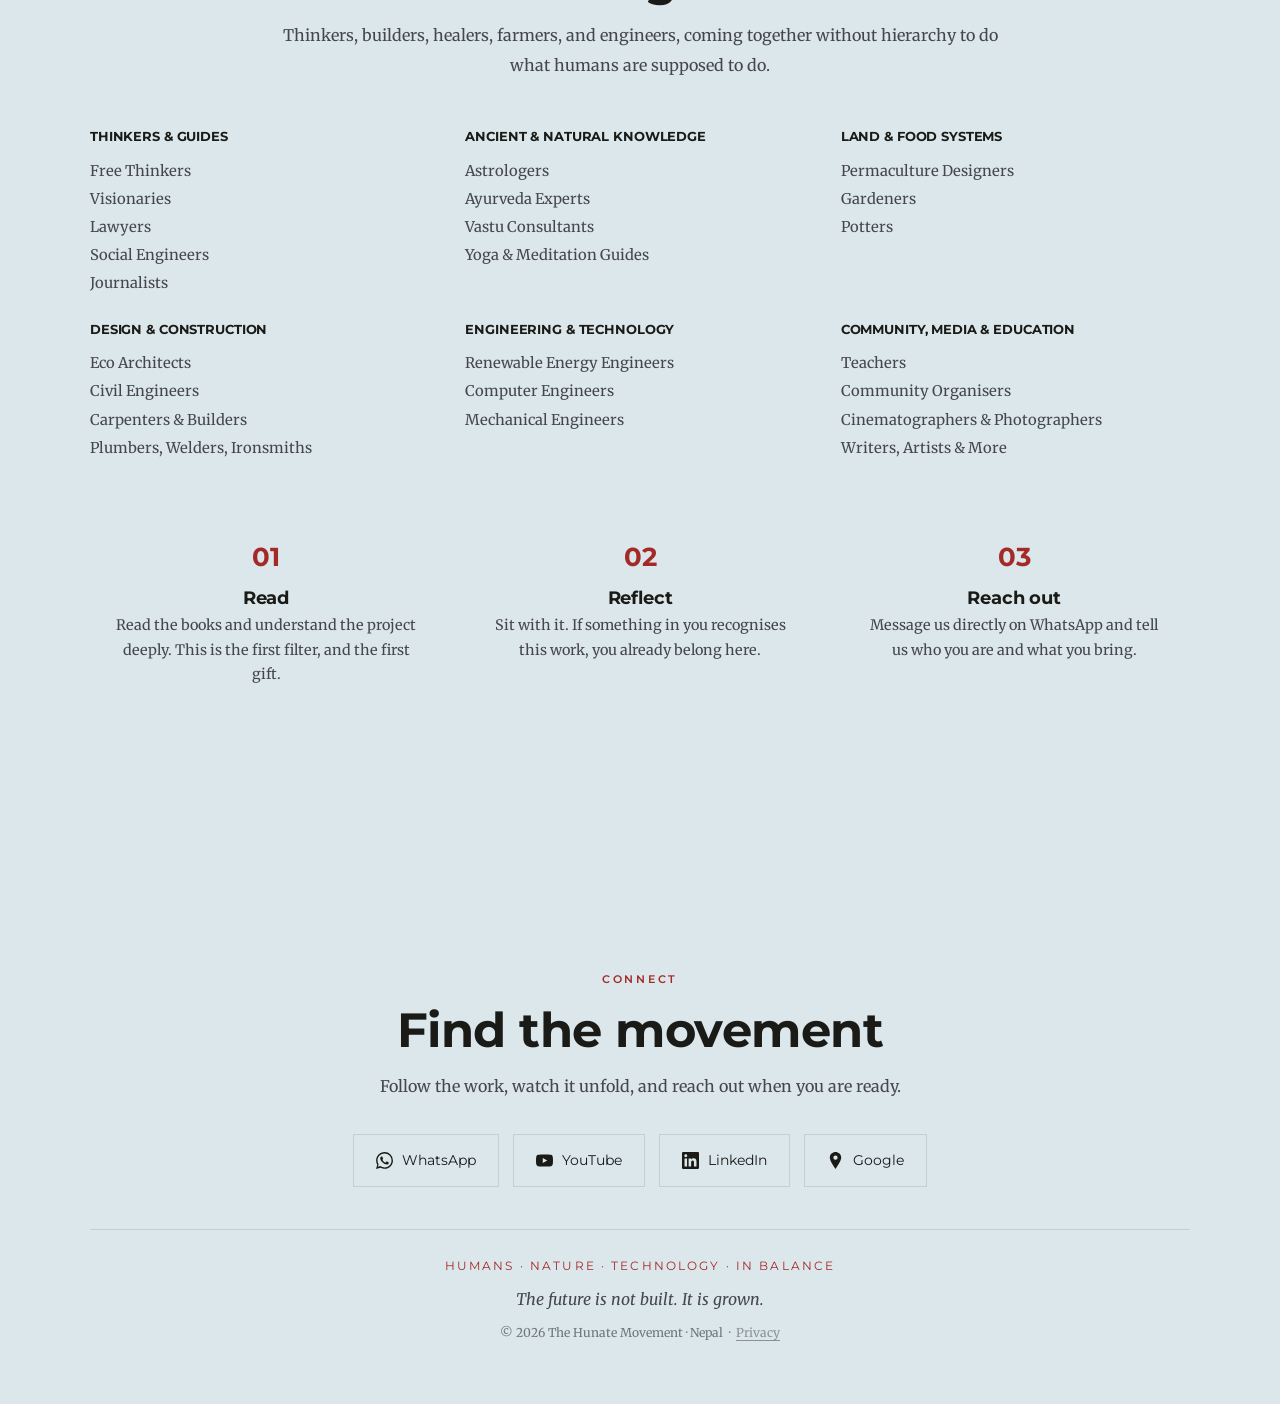
<file: hunate/index.html>
<!DOCTYPE html>
<html lang="en">
<head>
<meta charset="UTF-8">
<meta name="viewport" content="width=device-width, initial-scale=1.0">
<title>Hunate Movement | Humanity, Nature, Technology in Balance — Nepal</title>
<meta name="description" content="The Hunate Movement is a citizen led research and regenerative living movement in Nepal, restoring balance between Humanity, Nature, and Technology. Ancient wisdom for a regenerative future.">
<meta name="theme-color" content="#F4F7F8">
<meta property="og:type" content="website">
<meta property="og:title" content="Hunate Movement | Ancient Wisdom for a Regenerative Future">
<meta property="og:description" content="A citizen led movement in Nepal restoring balance between Humanity, Nature, and Technology.">
<meta property="og:image" content="https://khemrajpradhan.com.np/assets/img/og-image.jpg">
<link rel="preconnect" href="https://fonts.googleapis.com">
<link rel="preconnect" href="https://fonts.gstatic.com" crossorigin>
<link href="https://fonts.googleapis.com/css2?family=Montserrat:wght@400;500;600;700&family=Merriweather:ital,wght@0,300;0,400;0,700;1,400&display=swap" rel="stylesheet">
<link rel="stylesheet" href="../assets/css/base.css">
<style>
body.hunate{
  --prana:#A42A28; --prana-soft:rgba(164,42,40,.07);
  --shunya:#F4F7F8; --shunya-2:#DBE7EB;
  --clay:#46474A; --stone:#6E767C; --sand:#1A1A17;
  --paper:#FFFFFF; --line:rgba(23,33,38,.12);
  --akasha:#3E6472; --akasha-deep:#2C4954;
  --accent:var(--prana);
  background:var(--shunya); color:var(--sand);
  font-family:'Merriweather',serif;
}
body.hunate h1,body.hunate h2,body.hunate h3,body.hunate h4{font-family:'Montserrat',sans-serif;color:var(--sand);font-weight:700;letter-spacing:-.01em}
body.hunate .eyebrow{font-family:'Montserrat',sans-serif;font-weight:600;font-size:.7rem;letter-spacing:.24em;color:var(--prana)}
body.hunate .brand{font-family:'Montserrat',sans-serif;color:var(--sand);font-weight:700}
body.hunate .brand em{color:var(--prana);font-style:normal}

/* light header + subnav */
body.hunate header{background:rgba(244,247,248,.82);backdrop-filter:blur(16px) saturate(160%);-webkit-backdrop-filter:blur(16px) saturate(160%)}
body.hunate header.scrolled{background:rgba(244,247,248,.97);border-color:var(--line);box-shadow:0 4px 24px rgba(23,33,38,.06)}
body.hunate .menu a{color:var(--clay);font-family:'Montserrat',sans-serif;font-size:.86rem}
body.hunate .menu a:hover,body.hunate .menu a.here{color:var(--sand)}
body.hunate .menu a::after,body.hunate .menu a.here::after{background:var(--prana)}
body.hunate .menu a.cta{background:var(--prana);color:#fff}
body.hunate .menu a.cta:hover{background:var(--akasha-deep)}
body.hunate .nav-sep{background:var(--prana)}
body.hunate .burger span{background:var(--sand)}
body.hunate .mobile{background:rgba(255,255,255,.98)}
body.hunate .mobile a{color:var(--sand);font-family:'Montserrat',sans-serif}
body.hunate .mobile a.cta{background:var(--prana);color:#fff}
body.hunate .subnav{background:rgba(255,255,255,.9);border-bottom:1px solid var(--line)}
body.hunate .subnav a{color:var(--stone);font-family:'Montserrat',sans-serif;font-size:.8rem}
body.hunate .subnav a:hover{color:var(--sand)}
body.hunate .subnav a.on{color:var(--prana)}
body.hunate .subnav .nav-label{color:var(--prana);font-family:'Montserrat',sans-serif}
body.hunate .bar{background:var(--prana)}

/* buttons */
body.hunate .btn{background:var(--prana);color:#fff;font-family:'Montserrat',sans-serif;font-weight:600}
body.hunate .btn:hover{background:var(--akasha-deep)}
.btn-akasha{display:inline-block;font-family:'Montserrat',sans-serif;font-weight:600;font-size:.92rem;color:var(--sand);border:1px solid var(--akasha);padding:14px 28px;transition:.3s}
.btn-akasha:hover{background:var(--akasha);color:#fff}

/* hero */
.hhero{position:relative;min-height:100vh;display:flex;align-items:center;justify-content:center;text-align:center;overflow:hidden}
.hhero-bg{position:absolute;inset:0;background:url('../assets/img/hunate/hunate-hero.webp') center/cover;transform:scale(1.06)}
.hhero-veil{position:absolute;inset:0;background:radial-gradient(ellipse 76% 76% at 50% 42%,rgba(244,247,248,.5),rgba(244,247,248,.92) 82%),linear-gradient(rgba(244,247,248,.62),rgba(244,247,248,.88))}
.hhero-inner{position:relative;z-index:2;padding:90px 20px 60px;max-width:840px}
.hlogo{width:min(430px,82%);height:auto;margin:0 auto 30px;display:block;filter:drop-shadow(0 10px 30px rgba(23,33,38,.13))}
.hsplit{font-family:'Montserrat',sans-serif;font-weight:700;font-size:.72rem;letter-spacing:.34em;color:var(--stone);margin-bottom:26px}
.hsplit b{color:var(--prana);font-weight:700}
.hhero h1{font-family:'Montserrat',sans-serif;font-style:normal;font-weight:500;font-size:clamp(1.5rem,3.6vw,2.3rem);color:var(--sand);line-height:1.3;margin-bottom:22px}
.hhero p{max-width:580px;margin:0 auto 32px;color:var(--clay);font-size:1.02rem;line-height:1.9}
.hhero-cta{display:flex;gap:18px;justify-content:center;flex-wrap:wrap}

/* sections */
.hband{padding:108px 0}
.hband.alt{background:var(--shunya-2)}
.hhead{max-width:720px;margin:0 auto 50px;text-align:center}
.hhead h2{font-size:clamp(1.9rem,4.4vw,2.9rem);margin-top:12px}
.hhead p{color:var(--clay);margin-top:14px;line-height:1.9}
.prana-rule{width:48px;height:3px;background:var(--prana);margin:0 auto 0}

/* pillars */
.pillars{display:grid;grid-template-columns:repeat(3,1fr);gap:22px;margin-top:20px}
.pillar{text-align:center;padding:34px 24px;border:1px solid var(--line);background:var(--paper);transition:.3s}
.pillar:hover{border-color:var(--prana);background:var(--prana-soft)}
.pillar .pk{font-family:'Montserrat',sans-serif;font-weight:700;font-size:1.5rem;color:var(--sand)}
.pillar .pk b{color:var(--prana)}
.pillar .pd{color:var(--clay);font-size:.92rem;margin-top:10px;line-height:1.8}
.idea-lead{max-width:780px;margin:0 auto 10px;text-align:center}
.idea-lead p{color:var(--sand);font-size:1.12rem;line-height:1.95;margin-bottom:20px}
.idea-lead p strong{color:var(--prana)}
.notwe{text-align:center;font-family:'Montserrat',sans-serif;font-weight:600;letter-spacing:.04em;color:var(--stone);margin-top:34px;font-size:.95rem}
.notwe b{color:var(--sand)}

/* story */
.story-grid{display:grid;grid-template-columns:1fr 1fr;gap:56px;align-items:center}
.story-grid img{width:100%;aspect-ratio:3/2;object-fit:cover;filter:grayscale(.04) contrast(1.02)}
.story-grid h2{font-size:clamp(1.8rem,4vw,2.6rem);margin-bottom:18px}
.story-grid p{color:var(--clay);margin-bottom:16px;line-height:1.95}
.story-grid p strong{color:var(--sand)}

/* works gallery */
.works{display:grid;grid-template-columns:repeat(3,1fr);gap:14px}
.work{position:relative;aspect-ratio:1;overflow:hidden}
.work img{width:100%;height:100%;object-fit:cover;transition:transform .8s var(--ease);filter:grayscale(.04)}
.work:hover img{transform:scale(1.07)}
.work-cap{position:absolute;inset:0;display:flex;flex-direction:column;justify-content:flex-end;padding:20px;background:linear-gradient(to top,rgba(20,24,28,.86),transparent 60%)}
.work-cap b{font-family:'Montserrat',sans-serif;font-weight:600;font-size:1rem;color:#fff}
.work-cap span{font-size:.82rem;color:rgba(255,255,255,.82);margin-top:2px}

/* cosmic band (full-bleed photo quote) */
.cosmic{position:relative;min-height:60vh;display:flex;align-items:center;justify-content:center;text-align:center;overflow:hidden}
.cosmic-bg{position:absolute;inset:0;background:url('../assets/img/hunate/hunate-band.webp') center/cover}
.cosmic-veil{position:absolute;inset:0;background:rgba(20,24,28,.62)}
.cosmic-q{position:relative;z-index:2;max-width:760px;padding:60px 24px}
.cosmic-q p{font-family:'Merriweather',serif;font-style:italic;font-size:clamp(1.6rem,3.8vw,2.6rem);color:#F7FAFB;line-height:1.4}
.cosmic-q .by{font-family:'Montserrat',sans-serif;font-size:.7rem;letter-spacing:.24em;text-transform:uppercase;color:#E7938F;margin-top:20px}

/* vision 777 */
.vision-grid{display:grid;grid-template-columns:repeat(3,1fr);gap:22px;margin-top:20px}
.seven{text-align:center;padding:36px 20px;border:1px solid var(--line);background:var(--paper)}
.seven .n{font-family:'Montserrat',sans-serif;font-weight:700;font-size:3.4rem;color:var(--prana);line-height:1}
.seven .l{font-family:'Montserrat',sans-serif;font-weight:600;font-size:1rem;color:var(--sand);margin-top:8px}
.seven .d{color:var(--clay);font-size:.88rem;margin-top:8px;line-height:1.7}
.vision-note{text-align:center;max-width:760px;margin:40px auto 0;color:var(--clay);line-height:1.95}
.vision-note strong{color:var(--sand)}

/* books */
.books{display:grid;grid-template-columns:repeat(2,1fr);gap:18px}
.book{display:flex;gap:20px;padding:26px;border:1px solid var(--line);background:var(--paper);transition:.3s}
.book:hover{border-color:var(--prana);box-shadow:0 10px 30px rgba(23,33,38,.06)}
.book .spine{width:46px;flex:none;background:linear-gradient(var(--prana),#6e1f1d);position:relative;border-radius:2px}
.book .spine::after{content:'';position:absolute;left:6px;top:8px;bottom:8px;width:1px;background:rgba(255,255,255,.3)}
.book .bx h4{font-family:'Montserrat',sans-serif;font-size:1.05rem;margin-bottom:6px;line-height:1.3}
.book .bx p{color:var(--clay);font-size:.86rem;line-height:1.65;margin-bottom:12px}
.book .soon{display:inline-block;font-family:'Montserrat',sans-serif;font-size:.66rem;font-weight:600;letter-spacing:.1em;text-transform:uppercase;color:var(--akasha);border:1px solid var(--akasha);padding:5px 12px}
.book .bdl{display:inline-flex;align-items:center;gap:7px;font-family:'Montserrat',sans-serif;font-size:.66rem;font-weight:600;letter-spacing:.06em;text-transform:uppercase;color:#fff;background:var(--prana);padding:7px 14px;transition:.3s}
.book .bdl:hover{background:var(--akasha-deep);color:#fff}

/* join */
.roles{display:grid;grid-template-columns:repeat(3,1fr);gap:26px;margin-top:10px}
.role h4{font-family:'Montserrat',sans-serif;font-size:.8rem;letter-spacing:.12em;text-transform:uppercase;color:var(--prana);margin-bottom:12px;font-weight:600}
.role ul li{color:var(--clay);font-size:.92rem;padding:3px 0;line-height:1.5}
.joinflow{display:grid;grid-template-columns:repeat(3,1fr);gap:22px;margin:46px 0}
.jf{text-align:center;padding:26px}
.jf .n{font-family:'Montserrat',sans-serif;font-weight:700;color:var(--prana);font-size:1.6rem}
.jf h4{margin:8px 0 6px;font-size:1.1rem}
.jf p{color:var(--clay);font-size:.9rem;line-height:1.7}

/* contact */
.hcontact{text-align:center;padding:96px 0 60px;background:var(--shunya-2)}
.hcontact h2{font-size:clamp(2rem,4.4vw,3rem)}
.hcontact p{color:var(--clay);max-width:560px;margin:14px auto 32px;line-height:1.9}
.hchannels{display:flex;justify-content:center;gap:14px;flex-wrap:wrap;margin-bottom:42px}
.hchannels a{display:inline-flex;align-items:center;gap:9px;padding:13px 22px;border:1px solid var(--line);color:var(--sand);font-family:'Montserrat',sans-serif;font-size:.86rem;transition:.3s}
.hchannels a svg{width:17px;height:17px;fill:currentColor}
.hchannels a.wa:hover{background:#25D366;border-color:#25D366;color:#fff}
.hchannels a:hover{border-color:var(--prana);color:var(--prana)}
.hfoot{border-top:1px solid var(--line);padding-top:26px;max-width:1180px;margin:0 auto;padding-left:40px;padding-right:40px}
.hfoot .pillline{font-family:'Montserrat',sans-serif;font-size:.74rem;letter-spacing:.18em;text-transform:uppercase;color:var(--prana)}
.hfoot .tag{font-family:'Merriweather',serif;font-style:italic;color:var(--clay);margin-top:8px}
.hfoot .copy{font-size:.76rem;color:var(--stone);margin-top:8px}

@media(max-width:980px){
  .pillars,.works,.vision-grid,.roles,.joinflow{grid-template-columns:1fr}
  .story-grid{grid-template-columns:1fr;gap:26px}
  .story-grid .rv:first-child{order:-1}
  .books{grid-template-columns:1fr}
  .works{grid-template-columns:1fr 1fr}
}
@media(max-width:680px){.works{grid-template-columns:1fr}}
</style>
<link rel="icon" type="image/png" sizes="32x32" href="/assets/img/favicon-32.png">
<link rel="icon" type="image/png" sizes="16x16" href="/assets/img/favicon-16.png">
<link rel="icon" href="/assets/img/favicon.ico">
<link rel="apple-touch-icon" sizes="180x180" href="/assets/img/apple-touch-icon.png">
<link rel="manifest" href="/manifest.json">
<link rel="canonical" href="https://khemrajpradhan.com.np/hunate/">
<meta property="og:url" content="https://khemrajpradhan.com.np/hunate/">
<script type="application/ld+json">{"@context":"https://schema.org","@type":"Organization","name":"The Hunate Movement","url":"https://khemrajpradhan.com.np/hunate/","description":"A citizen led research and regenerative living movement in Nepal for balance among Humanity, Nature, and Technology.","founder":{"@type":"Person","name":"Khem Raj Pradhan"}}</script>
</head>
<body class="hunate">
<div class="bar" id="bar"></div>

<header id="hdr">
  <div class="wrap nav">
    <a href="../index.html" class="brand">Khem Raj <em>Pradhan</em></a>
    <nav class="menu">
  <a href="../index.html">Home</a>
  <a href="../hire/">Hire Khem</a>
  <span class="nav-sep"></span>
  <a href="index.html" class="here">Hunate</a>
  <a href="https://wa.me/9779816860282" target="_blank" rel="noopener" class="cta">Join</a>
</nav>
    <button class="burger" id="burger" aria-label="Menu"><span></span><span></span><span></span></button>
  </div>
</header>
<nav class="mobile" id="mobile">
  <a href="../index.html">Home</a>
  <a href="../hire/">Hire Khem</a>
  <a href="index.html" class="here">Hunate</a>
  <a href="https://wa.me/9779816860282" target="_blank" rel="noopener" class="cta">Join</a>
</nav>

<div class="subnav">
  <div class="wrap subnav-in">
    <span class="nav-label">On this page</span>
    <a href="#idea">The Idea</a>
    <a href="#story">Story</a>
    <a href="#works">Works</a>
    <a href="#vision">Vision</a>
    <a href="#books">Books</a>
    <a href="#join">Join</a>
  </div>
</div>

<!-- HERO -->
<section class="hhero">
  <div class="hhero-bg"></div>
  <div class="hhero-veil"></div>
  <div class="hhero-inner">
    <img class="hlogo rv in" src="../assets/img/hunate/logo-stacked.svg" alt="Hunate — Humanity, Nature, Technology">
    <h1 class="rv in d2">Ancient wisdom for a regenerative future.</h1>
    <p class="rv in d2">A citizen led movement in Nepal, remembering how to live in balance with the Earth. We build with our hands, learn from the soil, and design a future that works for everyone.</p>
    <div class="hhero-cta rv in d3">
      <a href="#books" class="btn">Read the books</a>
      <a href="#join" class="btn-akasha">Join the movement</a>
    </div>
  </div>
</section>

<!-- THE IDEA -->
<section class="hband" id="idea">
  <div class="wrap">
    <div class="hhead rv">
      <div class="prana-rule"></div>
      <span class="eyebrow" style="display:block;margin-top:18px">The Idea</span>
      <h2>Humanity, Nature, Technology. In balance.</h2>
    </div>
    <div class="idea-lead rv">
      <p>The world we inherited is breaking. Its education, economy, politics, and its relationship with nature are all failing, not by accident, but by design. <strong>We call it the failing social system.</strong></p>
      <p>Hunate exists to question that design, find what went wrong, and build something better. The name itself is the whole idea, three forces that must move together.</p>
    </div>
    <div class="pillars rv">
      <div class="pillar"><div class="pk"><b>HU</b>MANITY</div><div class="pd">The self, the family, the community. People remembering how to live, relate, and grow with meaning.</div></div>
      <div class="pillar"><div class="pk"><b>NA</b>TURE</div><div class="pd">The soil, the body, the land. Regenerative food, healing, and ways of living that give back more than they take.</div></div>
      <div class="pillar"><div class="pk"><b>TE</b>CHNOLOGY</div><div class="pd">Tools and systems used ethically, in the service of life and not of profit or control.</div></div>
    </div>
    <div class="notwe rv">We are not an NGO. Not a company. Not a political party. <b>We are humans, building in the open. Our work is our proof.</b></div>
  </div>
</section>

<!-- STORY -->
<section class="hband alt" id="story">
  <div class="wrap story-grid">
    <div class="rv"><img src="../assets/img/hunate/hunate-origin.webp" alt="The first Joon Project presentation to friends, 2016"></div>
    <div class="rv d1">
      <span class="eyebrow">The Story</span>
      <h2 style="margin-top:10px">It started with a question, and a few friends.</h2>
      <p>The seed was planted in 2013 as <strong>The Joon Project</strong>, a quiet attempt to research and redesign how we live with each other, with nature, and with technology. In time it grew a name and a shape, and in front of a small room of friends, the vision was shared aloud for the first time.</p>
      <p>Since then it has lived as real work, not slogans. A festival and scout camp for children. A permaculture design course turned into practice. An institutional orphanage softened into a family style home. Music sessions, gatherings, and seasons of building, planting, and learning by hand.</p>
      <p>The movement is still growing quietly. If something in you recognises what we are saying, you already belong here.</p>
    </div>
  </div>
</section>

<!-- WORKS -->
<section class="hband" id="works">
  <div class="wrap">
    <div class="hhead rv">
      <div class="prana-rule"></div>
      <span class="eyebrow" style="display:block;margin-top:18px">The Works</span>
      <h2>Proof on the ground</h2>
      <p>Not theory. Real days, real hands, real people, across eastern Nepal.</p>
    </div>
    <div class="works rv">
      <div class="work"><img src="../assets/img/hunate/w-permaculture.webp" alt="Permaculture workshop"><div class="work-cap"><b>Permaculture</b><span>Designing food and soil systems</span></div></div>
      <div class="work"><img src="../assets/img/hunate/w-eyecheck.webp" alt="Orphanage care"><div class="work-cap"><b>Hamro Orphanage</b><span>A home, not an institution</span></div></div>
      <div class="work"><img src="../assets/img/hunate/w-camp.webp" alt="Children's scout camp"><div class="work-cap"><b>Joon Camp</b><span>Learning in nature with children</span></div></div>
      <div class="work"><img src="../assets/img/hunate/w-joonhouse.webp" alt="Joon House gatherings"><div class="work-cap"><b>The Joon House</b><span>Where the community meets</span></div></div>
      <div class="work"><img src="../assets/img/hunate/w-music.webp" alt="Music and festival nights"><div class="work-cap"><b>Joon Festival</b><span>Music, fire, and gathering</span></div></div>
      <div class="work"><img src="../assets/img/hunate/w-field.webp" alt="Working the land together"><div class="work-cap"><b>On the Land</b><span>Building and growing by hand</span></div></div>
    </div>
  </div>
</section>

<!-- COSMIC BAND -->
<section class="cosmic">
  <div class="cosmic-bg"></div>
  <div class="cosmic-veil"></div>
  <div class="cosmic-q rv">
    <p>The future is not built. It is grown.</p>
    <div class="by">Humans · Nature · Technology · In balance</div>
  </div>
</section>

<!-- VISION -->
<section class="hband alt" id="vision">
  <div class="wrap">
    <div class="hhead rv">
      <div class="prana-rule"></div>
      <span class="eyebrow" style="display:block;margin-top:18px">Vision &amp; Mission</span>
      <h2>The 7 · 7 · 7 Initiative</h2>
      <p>Our first mission is simple to say and hard to do. Turn living places into living proof.</p>
    </div>
    <div class="vision-grid rv">
      <div class="seven"><div class="n">7</div><div class="l">Families</div><div class="d">Households who redesign their life, home, and land around balance.</div></div>
      <div class="seven"><div class="n">7</div><div class="l">Orphanages</div><div class="d">Institutional homes softened into self sufficient, regenerative families.</div></div>
      <div class="seven"><div class="n">7</div><div class="l">Provinces</div><div class="d">One seed in each of Nepal's seven provinces, so the work belongs to the whole country.</div></div>
    </div>
    <div class="vision-note rv">Each becomes a <strong>Hunateculture Hub</strong>, a place that feeds itself, heals itself, and teaches the next. Hunateculture is our life design system, blending ancient wisdom with modern, ethical innovation. The mission is to make a better way of living visible, and to share it freely.</div>
  </div>
</section>

<!-- BOOKS -->
<section class="hband" id="books">
  <div class="wrap">
    <div class="hhead rv">
      <div class="prana-rule"></div>
      <span class="eyebrow" style="display:block;margin-top:18px">The Books</span>
      <h2>Go deep. Read the work.</h2>
      <p>The whole philosophy and plan, written down and shared openly. Read them, understand the project, then reach out.</p>
    </div>
    <div class="books rv">
      <div class="book"><div class="spine"></div><div class="bx"><h4>History of The Joon Project</h4><p>Where it began, the people, the places, and the years of work that became Hunate.</p><a class="bdl" href="books/1-history-of-the-joon-project.pdf" target="_blank" rel="noopener">Read / Download &rarr;</a></div></div>
      <div class="book"><div class="spine"></div><div class="bx"><h4>The Hunate Book</h4><p>The core philosophy. The failing social system, the three pillars, and the world we are designing.</p><a class="bdl" href="books/2-the-hunate-book.pdf" target="_blank" rel="noopener">Read / Download &rarr;</a></div></div>
      <div class="book"><div class="spine"></div><div class="bx"><h4>Hunate Culture Design Book</h4><p>Hunateculture as a practical system for redesigning life, home, land, and work around balance.</p><a class="bdl" href="books/3-hunateculture.pdf" target="_blank" rel="noopener">Read / Download &rarr;</a></div></div>
      <div class="book"><div class="spine"></div><div class="bx"><h4>Becoming Hunatian</h4><p>A self help journey of self discovery, for anyone ready to question and rebuild their own life.</p><a class="bdl" href="books/4-becoming-hunatian.pdf" target="_blank" rel="noopener">Read / Download &rarr;</a></div></div>
      <div class="book"><div class="spine"></div><div class="bx"><h4>About Hunate Movement</h4><p>What the movement is, what it is not, how it is organised, and how it works in the open.</p><a class="bdl" href="books/5-the-hunate-movement.pdf" target="_blank" rel="noopener">Read / Download &rarr;</a></div></div>
      <div class="book"><div class="spine"></div><div class="bx"><h4>Joining Hunate Movement</h4><p>The criteria, roles, responsibilities, and the process of becoming part of the work.</p><a class="bdl" href="books/6-joining-the-hunate-movement.pdf" target="_blank" rel="noopener">Read / Download &rarr;</a></div></div>
    </div>
    <p style="text-align:center;color:var(--stone);margin-top:24px;font-size:.9rem" class="rv">All six books are complete and free to read. Open any of them above to read online or download.</p>
  </div>
</section>

<!-- JOIN -->
<section class="hband alt" id="join">
  <div class="wrap">
    <div class="hhead rv">
      <div class="prana-rule"></div>
      <span class="eyebrow" style="display:block;margin-top:18px">Join the Movement</span>
      <h2>We are looking for humans</h2>
      <p>Thinkers, builders, healers, farmers, and engineers, coming together without hierarchy to do what humans are supposed to do.</p>
    </div>
    <div class="roles rv">
      <div class="role"><h4>Thinkers &amp; Guides</h4><ul><li>Free Thinkers</li><li>Visionaries</li><li>Lawyers</li><li>Social Engineers</li><li>Journalists</li></ul></div>
      <div class="role"><h4>Ancient &amp; Natural Knowledge</h4><ul><li>Astrologers</li><li>Ayurveda Experts</li><li>Vastu Consultants</li><li>Yoga &amp; Meditation Guides</li></ul></div>
      <div class="role"><h4>Land &amp; Food Systems</h4><ul><li>Permaculture Designers</li><li>Gardeners</li><li>Potters</li></ul></div>
      <div class="role"><h4>Design &amp; Construction</h4><ul><li>Eco Architects</li><li>Civil Engineers</li><li>Carpenters &amp; Builders</li><li>Plumbers, Welders, Ironsmiths</li></ul></div>
      <div class="role"><h4>Engineering &amp; Technology</h4><ul><li>Renewable Energy Engineers</li><li>Computer Engineers</li><li>Mechanical Engineers</li></ul></div>
      <div class="role"><h4>Community, Media &amp; Education</h4><ul><li>Teachers</li><li>Community Organisers</li><li>Cinematographers &amp; Photographers</li><li>Writers, Artists &amp; More</li></ul></div>
    </div>
    <div class="joinflow rv">
      <div class="jf"><div class="n">01</div><h4>Read</h4><p>Read the books and understand the project deeply. This is the first filter, and the first gift.</p></div>
      <div class="jf"><div class="n">02</div><h4>Reflect</h4><p>Sit with it. If something in you recognises this work, you already belong here.</p></div>
      <div class="jf"><div class="n">03</div><h4>Reach out</h4><p>Message us directly on WhatsApp and tell us who you are and what you bring.</p></div>
    </div>
  </div>
</section>

<!-- CONTACT -->
<section class="hcontact" id="contact">
  <div class="wrap">
    <span class="eyebrow rv">Connect</span>
    <h2 class="rv" style="margin-top:12px">Find the movement</h2>
    <p class="rv">Follow the work, watch it unfold, and reach out when you are ready.</p>
    <div class="hchannels rv">
      <a href="https://wa.me/9779816860282" target="_blank" rel="noopener" class="wa"><svg viewBox="0 0 24 24"><path d="M.057 24l1.687-6.163a11.867 11.867 0 01-1.587-5.945C.16 5.335 5.495 0 12.05 0a11.817 11.817 0 018.413 3.488 11.824 11.824 0 013.48 8.414c-.003 6.557-5.338 11.892-11.893 11.892a11.9 11.9 0 01-5.688-1.448L.057 24zm6.597-3.807c1.676.995 3.276 1.591 5.392 1.592 5.448 0 9.886-4.434 9.889-9.885.002-5.462-4.415-9.89-9.881-9.892-5.452 0-9.887 4.434-9.889 9.884a9.86 9.86 0 001.51 5.26l-.999 3.648 3.477-.957zm11.387-5.464c-.074-.124-.272-.198-.57-.347-.297-.149-1.758-.868-2.031-.967-.272-.099-.47-.149-.669.149-.198.297-.768.967-.941 1.165-.173.198-.347.223-.644.074-.297-.149-1.255-.462-2.39-1.475-.883-.788-1.48-1.761-1.653-2.059-.173-.297-.018-.458.13-.606.134-.133.297-.347.446-.521.151-.172.2-.296.3-.495.099-.198.05-.372-.025-.521-.075-.148-.669-1.611-.916-2.206-.242-.579-.487-.501-.669-.51l-.57-.01c-.198 0-.52.074-.792.372s-1.04 1.016-1.04 2.479 1.065 2.876 1.213 3.074c.149.198 2.095 3.2 5.076 4.487.709.306 1.263.489 1.694.626.712.226 1.36.194 1.872.118.571-.085 1.758-.719 2.006-1.413.248-.694.248-1.289.173-1.413z"/></svg> WhatsApp</a>
      <a href="https://www.youtube.com/@hunatemovement" target="_blank" rel="noopener"><svg viewBox="0 0 24 24"><path d="M23.498 6.186a3.016 3.016 0 00-2.122-2.136C19.505 3.545 12 3.545 12 3.545s-7.505 0-9.377.505A3.017 3.017 0 00.502 6.186C0 8.07 0 12 0 12s0 3.93.502 5.814a3.016 3.016 0 002.122 2.136c1.871.505 9.376.505 9.376.505s7.505 0 9.377-.505a3.015 3.015 0 002.122-2.136C24 15.93 24 12 24 12s0-3.93-.502-5.814zM9.545 15.568V8.432L15.818 12l-6.273 3.568z"/></svg> YouTube</a>
      <a href="https://www.linkedin.com/company/hunatemovement/" target="_blank" rel="noopener"><svg viewBox="0 0 24 24"><path d="M20.447 20.452h-3.554v-5.569c0-1.328-.027-3.037-1.852-3.037-1.853 0-2.136 1.445-2.136 2.939v5.667H9.351V9h3.414v1.561h.046c.477-.9 1.637-1.85 3.37-1.85 3.601 0 4.267 2.37 4.267 5.455v6.286zM5.337 7.433a2.062 2.062 0 01-2.063-2.065 2.064 2.064 0 112.063 2.065zm1.782 13.019H3.555V9h3.564v11.452zM22.225 0H1.771C.792 0 0 .774 0 1.729v20.542C0 23.227.792 24 1.771 24h20.451C23.2 24 24 23.227 24 22.271V1.729C24 .774 23.2 0 22.225 0z"/></svg> LinkedIn</a>
      <a href="https://maps.app.goo.gl/3wJ3v92qg3Wwj6yr7" target="_blank" rel="noopener"><svg viewBox="0 0 24 24"><path d="M12 0C7.802 0 4 3.403 4 7.602 4 11.8 7.469 16.812 12 24c4.531-7.188 8-12.2 8-16.398C20 3.403 16.199 0 12 0zm0 11a3 3 0 110-6 3 3 0 010 6z"/></svg> Google</a>
    </div>
    <div class="hfoot rv">
      <div class="pillline">Humans · Nature · Technology · In Balance</div>
      <div class="tag">The future is not built. It is grown.</div>
      <div class="copy">© <span id="yr"></span> The Hunate Movement · Nepal &nbsp;·&nbsp; <a href="/privacy-policy/" style="color:inherit;border-bottom:1px solid currentColor;opacity:.75">Privacy</a></div>
    </div>
  </div>
</section>

<script>
const hdr=document.getElementById('hdr'),bar=document.getElementById('bar');
const burger=document.getElementById('burger'),mobile=document.getElementById('mobile');
burger.addEventListener('click',()=>{burger.classList.toggle('x');mobile.classList.toggle('open')});
mobile.querySelectorAll('a').forEach(a=>a.addEventListener('click',()=>{burger.classList.remove('x');mobile.classList.remove('open')}));
function onScroll(){const y=window.scrollY;hdr.classList.toggle('scrolled',y>20);const h=document.documentElement.scrollHeight-window.innerHeight;bar.style.width=(h>0?(y/h*100):0)+'%';}
window.addEventListener('scroll',onScroll,{passive:true});onScroll();
const io=new IntersectionObserver((es)=>{es.forEach(e=>{if(e.isIntersecting){e.target.classList.add('in');io.unobserve(e.target)}})},{threshold:.1});
document.querySelectorAll('.rv:not(.in)').forEach(el=>io.observe(el));
document.getElementById('yr').textContent=new Date().getFullYear();
const secs=[...document.querySelectorAll('section[id]')];const links=[...document.querySelectorAll('.subnav a')];
function spy(){let cur=secs[0]?.id;const mid=window.scrollY+document.querySelector('.subnav').offsetHeight+120;for(const s of secs){if(s.offsetTop<=mid)cur=s.id;}links.forEach(a=>a.classList.toggle('on',a.getAttribute('href')==='#'+cur));}
window.addEventListener('scroll',spy,{passive:true});spy();
</script>
</body>
</html>
</file>
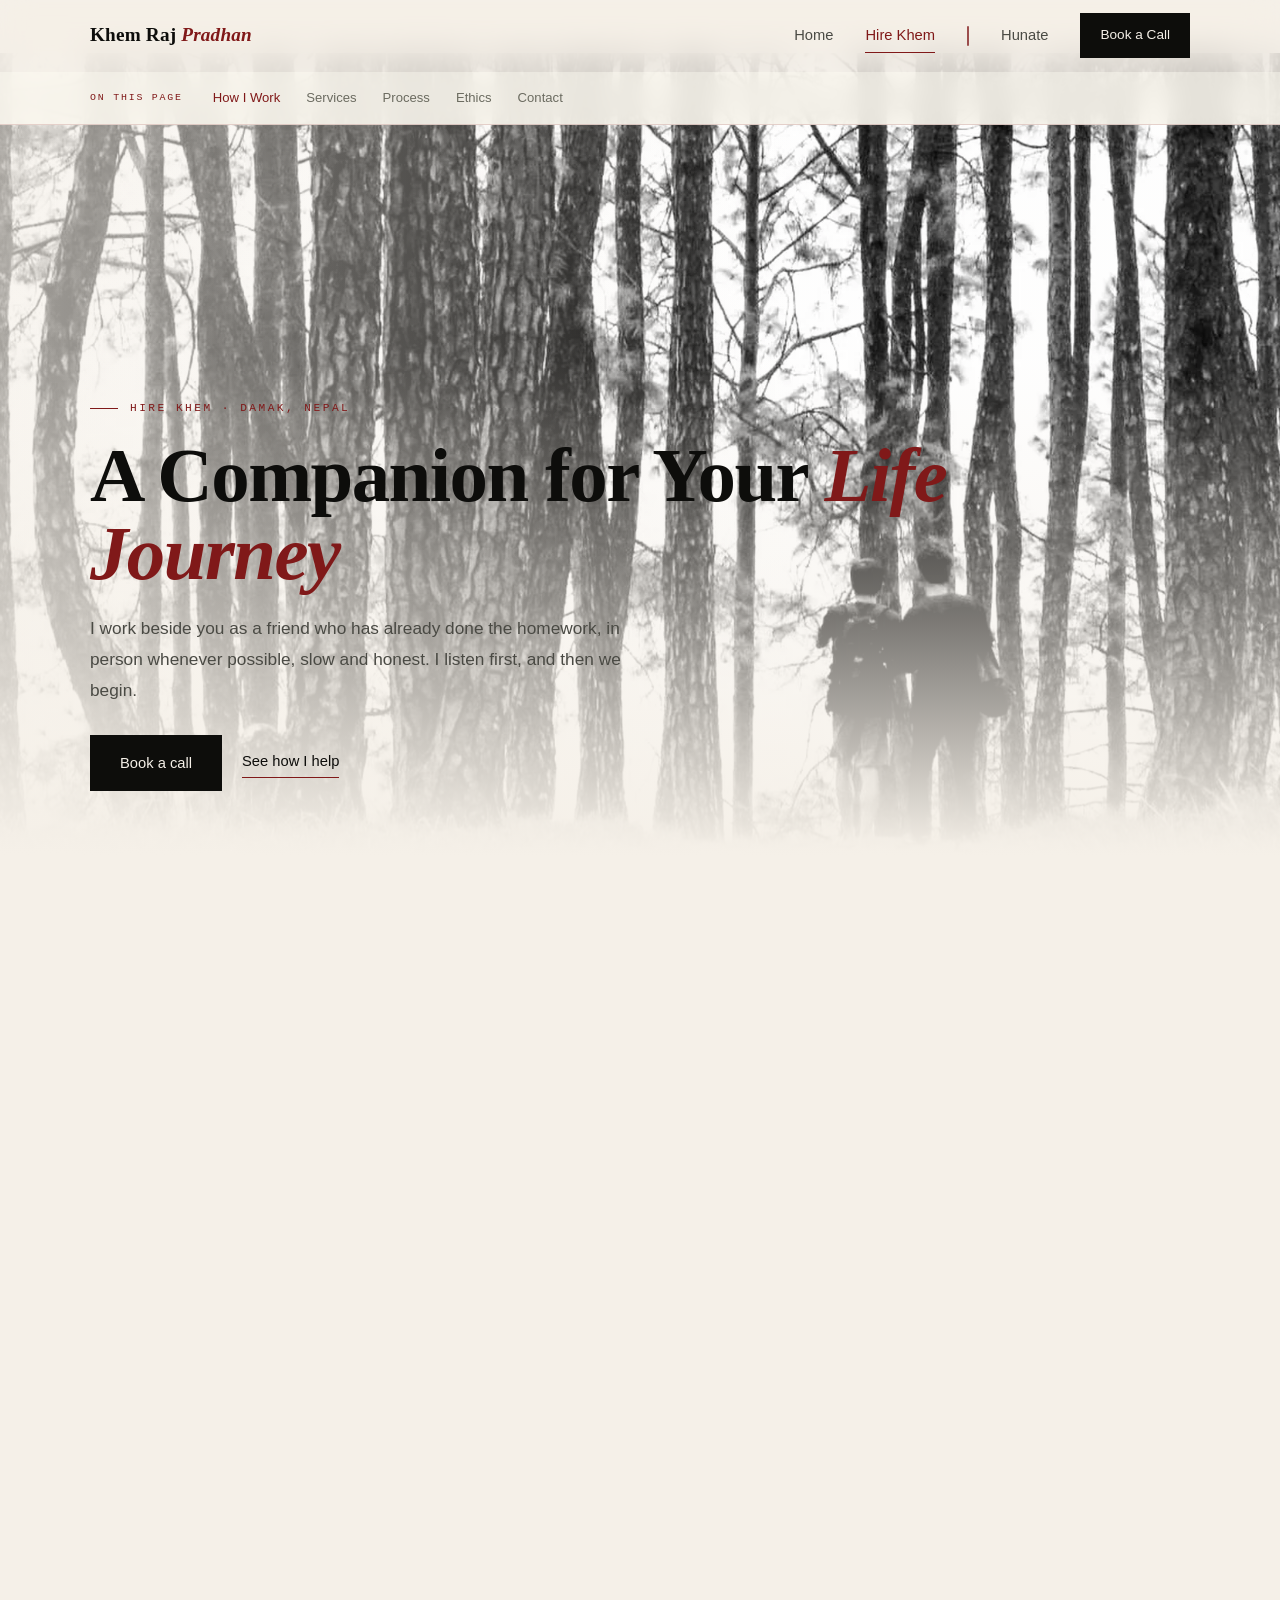
<file: khem/index.html>
<!DOCTYPE html><html><head><meta charset="utf-8"><meta http-equiv="refresh" content="0; url=/hire/"><link rel="canonical" href="/hire/"><title>Hire Khem</title></head><body>Redirecting to <a href="/hire/">Hire Khem</a>.</body></html>
</file>
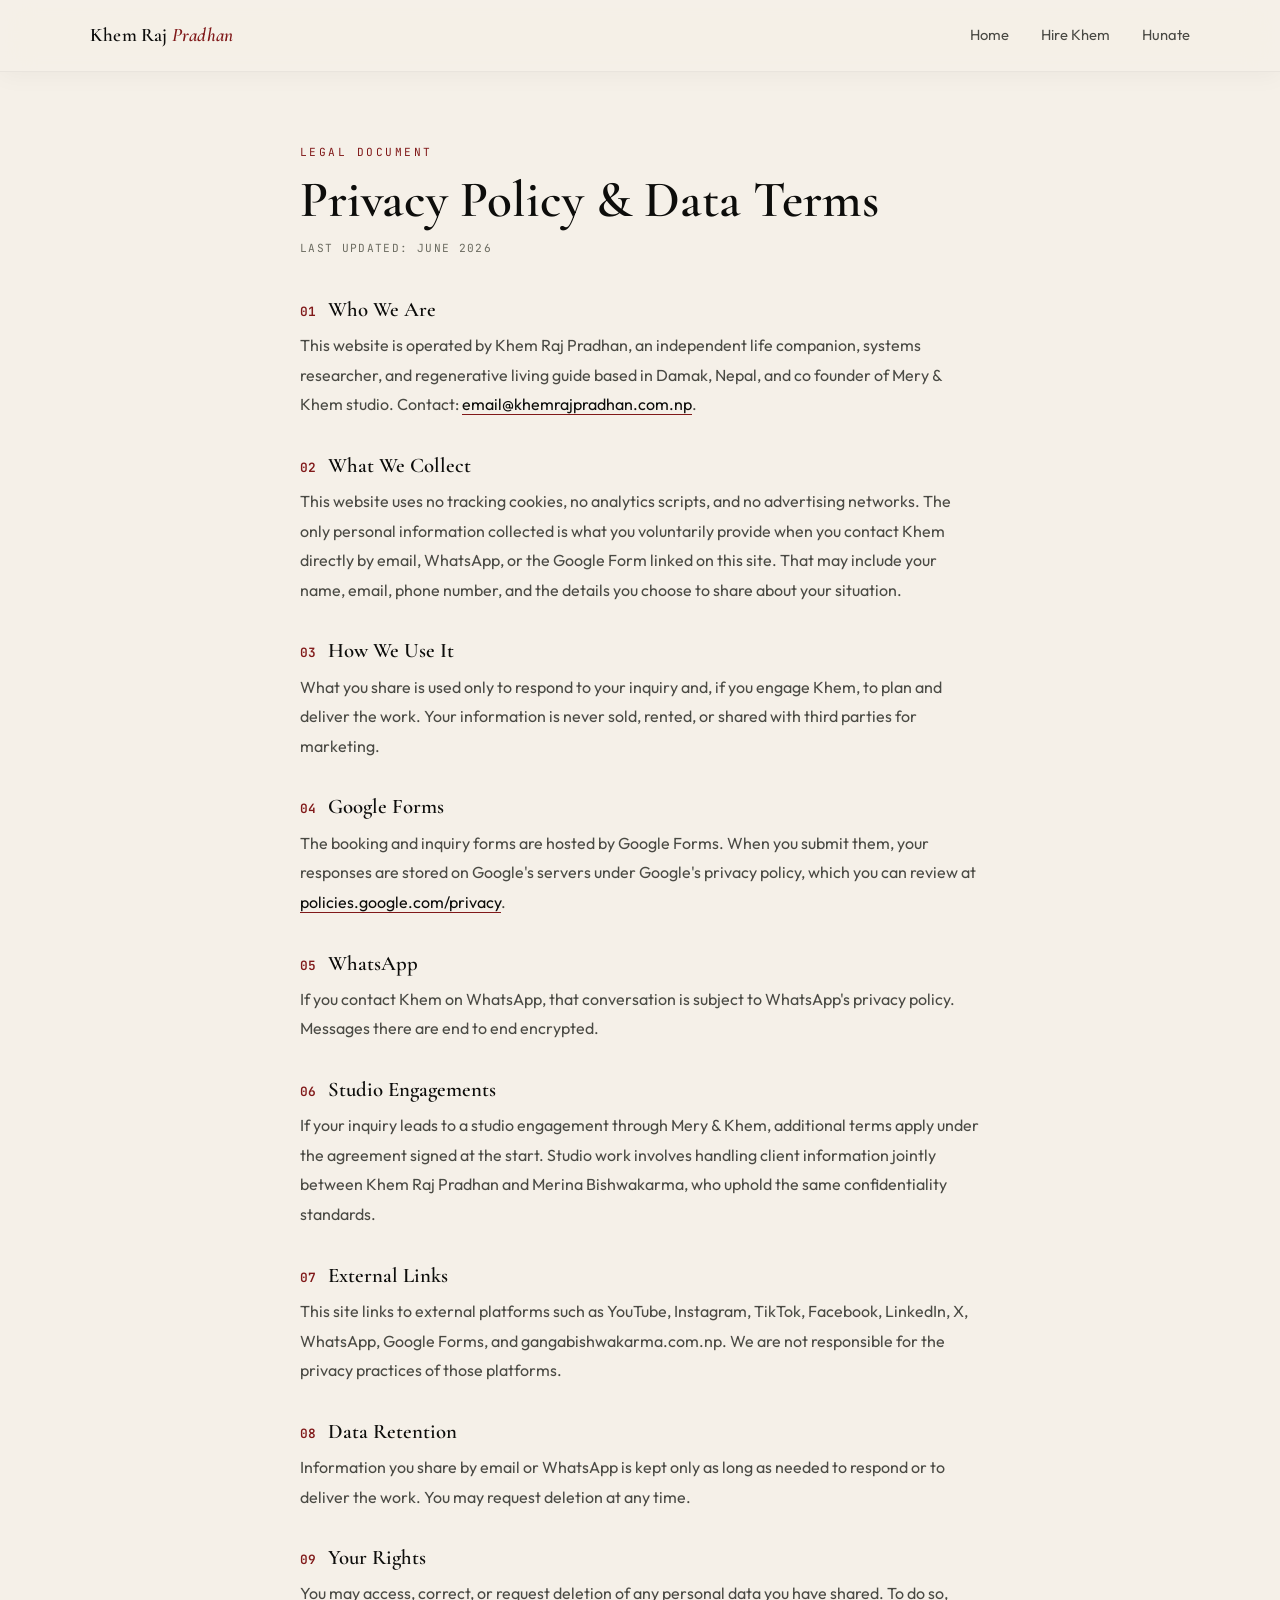
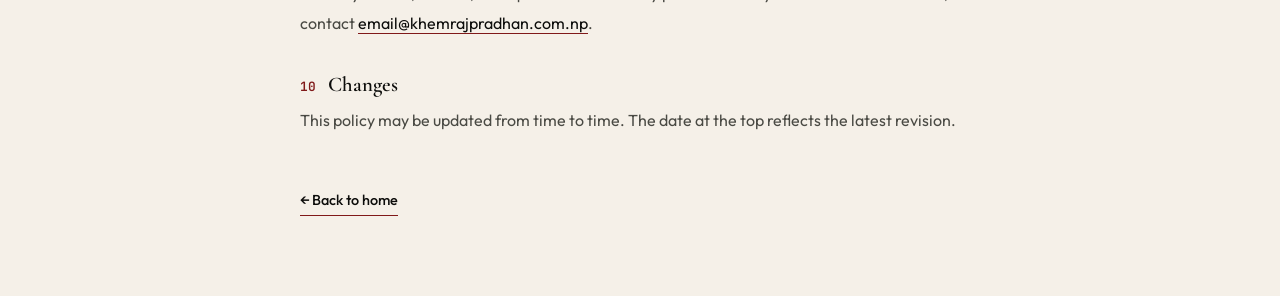
<file: privacy-policy/index.html>
<!DOCTYPE html>
<html lang="en">
<head>
<meta charset="UTF-8">
<meta name="viewport" content="width=device-width, initial-scale=1.0">
<title>Privacy Policy & Data Terms | Khem Raj Pradhan</title>
<meta name="description" content="Privacy policy and data terms for khemrajpradhan.com.np. No tracking, no analytics, no ads. Only what you choose to share.">
<meta name="theme-color" content="#F5F0E8">
<meta name="robots" content="noindex, follow">
<link rel="preconnect" href="https://fonts.googleapis.com">
<link rel="preconnect" href="https://fonts.gstatic.com" crossorigin>
<link href="https://fonts.googleapis.com/css2?family=Cormorant+Garamond:ital,wght@0,500;0,600;1,500&family=Outfit:wght@300;400;500;600&family=JetBrains+Mono:wght@400;500&display=swap" rel="stylesheet">
<link rel="stylesheet" href="/assets/css/base.css">
<link rel="icon" type="image/png" sizes="32x32" href="/assets/img/favicon-32.png">
<link rel="icon" href="/assets/img/favicon.ico">
<link rel="apple-touch-icon" sizes="180x180" href="/assets/img/apple-touch-icon.png">
<style>
.legal{padding:calc(var(--hdr) + 70px) 0 80px}
.legal .wrap{max-width:760px}
.legal .eyebrow{display:block;margin-bottom:10px}
.legal h1{font-size:clamp(2.2rem,5vw,3.2rem);font-weight:600;margin-bottom:8px}
.legal .upd{font-family:'JetBrains Mono',monospace;font-size:.7rem;letter-spacing:.12em;text-transform:uppercase;color:var(--ash);margin-bottom:40px}
.legal h2{font-size:1.3rem;font-weight:600;margin:34px 0 10px;display:flex;align-items:baseline;gap:12px}
.legal h2 .n{font-family:'JetBrains Mono',monospace;font-size:.8rem;color:var(--gold)}
.legal p{color:var(--ink);line-height:1.85;margin-bottom:12px}
.legal a.inl{color:var(--obsidian);border-bottom:1px solid var(--gold)}
.legal a.inl:hover{color:var(--gold)}
.backlink{display:inline-flex;align-items:center;gap:8px;margin-top:40px;font-size:.9rem;font-weight:500;border-bottom:1px solid var(--gold);padding-bottom:2px}
</style>
</head>
<body>
<header id="hdr" class="scrolled">
  <div class="wrap nav">
    <a href="/" class="brand">Khem Raj <em>Pradhan</em></a>
    <nav class="menu">
      <a href="/">Home</a><a href="/hire/">Hire Khem</a><a href="/hunate/">Hunate</a>    </nav>
    <button class="burger" id="burger" aria-label="Menu"><span></span><span></span><span></span></button>
  </div>
</header>
<nav class="mobile" id="mobile">
  <a href="/">Home</a><a href="/hire/">Hire Khem</a><a href="/hunate/">Hunate</a></nav>

<section class="legal">
  <div class="wrap">
    <span class="eyebrow">Legal Document</span>
    <h1>Privacy Policy &amp; Data Terms</h1>
    <div class="upd">Last updated: June 2026</div>

    <h2><span class="n">01</span> Who We Are</h2>
    <p>This website is operated by Khem Raj Pradhan, an independent life companion, systems researcher, and regenerative living guide based in Damak, Nepal, and co founder of Mery &amp; Khem studio. Contact: <a class="inl" href="mailto:email@khemrajpradhan.com.np">email@khemrajpradhan.com.np</a>.</p>

    <h2><span class="n">02</span> What We Collect</h2>
    <p>This website uses no tracking cookies, no analytics scripts, and no advertising networks. The only personal information collected is what you voluntarily provide when you contact Khem directly by email, WhatsApp, or the Google Form linked on this site. That may include your name, email, phone number, and the details you choose to share about your situation.</p>

    <h2><span class="n">03</span> How We Use It</h2>
    <p>What you share is used only to respond to your inquiry and, if you engage Khem, to plan and deliver the work. Your information is never sold, rented, or shared with third parties for marketing.</p>

    <h2><span class="n">04</span> Google Forms</h2>
    <p>The booking and inquiry forms are hosted by Google Forms. When you submit them, your responses are stored on Google's servers under Google's privacy policy, which you can review at <a class="inl" href="https://policies.google.com/privacy" target="_blank" rel="noopener">policies.google.com/privacy</a>.</p>

    <h2><span class="n">05</span> WhatsApp</h2>
    <p>If you contact Khem on WhatsApp, that conversation is subject to WhatsApp's privacy policy. Messages there are end to end encrypted.</p>

    <h2><span class="n">06</span> Studio Engagements</h2>
    <p>If your inquiry leads to a studio engagement through Mery &amp; Khem, additional terms apply under the agreement signed at the start. Studio work involves handling client information jointly between Khem Raj Pradhan and Merina Bishwakarma, who uphold the same confidentiality standards.</p>

    <h2><span class="n">07</span> External Links</h2>
    <p>This site links to external platforms such as YouTube, Instagram, TikTok, Facebook, LinkedIn, X, WhatsApp, Google Forms, and gangabishwakarma.com.np. We are not responsible for the privacy practices of those platforms.</p>

    <h2><span class="n">08</span> Data Retention</h2>
    <p>Information you share by email or WhatsApp is kept only as long as needed to respond or to deliver the work. You may request deletion at any time.</p>

    <h2><span class="n">09</span> Your Rights</h2>
    <p>You may access, correct, or request deletion of any personal data you have shared. To do so, contact <a class="inl" href="mailto:email@khemrajpradhan.com.np">email@khemrajpradhan.com.np</a>.</p>

    <h2><span class="n">10</span> Changes</h2>
    <p>This policy may be updated from time to time. The date at the top reflects the latest revision.</p>

    <a href="/" class="backlink">&larr; Back to home</a>
  </div>
</section>

<script>
const b=document.getElementById('burger'),m=document.getElementById('mobile');
b.addEventListener('click',()=>{b.classList.toggle('x');m.classList.toggle('open')});
</script>
</body>
</html>
</file>
<file: assets/css/base.css>
/* ============================================================
   Khem Raj Pradhan — shared base skeleton
   One source of truth for tokens, header, footer, and shared
   interior patterns. Each page sets --accent for its world.
   ============================================================ */
:root{
  --cream:#F5F0E8; --cream-2:#EDE6D6; --cream-3:#FAF7EE;
  --obsidian:#0D0D0B; --obsidian-2:#1C1C1A;
  --gold:#801919; --gold-light:#C56A62; --gold-dim:rgba(128,25,25,.16);
  --terracotta:#A42A28; --ash:#6B6B60; --ink:#4A4A44;
  /* world accents */
  --studio:#B82820; --studio-2:#2D4A8E; --studio-3:#E8A33D;
  --hunate:#6B4F38; --hunate-2:#3B3C88; --hunate-3:#A42A28;
  /* per page accent (overridden per page) */
  --accent:#801919; --accent-soft:rgba(128,25,25,.14);
  --ease:cubic-bezier(.25,.46,.45,.94);
  --hdr:72px;
}
*,*::before,*::after{margin:0;padding:0;box-sizing:border-box}
html{scroll-behavior:smooth;font-size:16px}
body{font-family:'Outfit',sans-serif;background:var(--cream);color:var(--obsidian);line-height:1.8;overflow-x:hidden;-webkit-font-smoothing:antialiased}
img{display:block;max-width:100%}
a{color:inherit;text-decoration:none}
ul{list-style:none}
.wrap{max-width:1180px;margin:0 auto;padding:0 40px}
h1,h2,h3,h4{font-family:'Cormorant Garamond',serif;font-weight:600;line-height:1.12;color:var(--obsidian)}
em.gold{color:var(--accent);font-style:italic}
.eyebrow{font-family:'JetBrains Mono',monospace;font-size:.7rem;letter-spacing:.22em;text-transform:uppercase;color:var(--accent)}
.lead{font-size:1.12rem;line-height:1.9;color:var(--ink)}

/* reveal */
.rv{opacity:0;transform:translateY(26px);transition:opacity .9s var(--ease),transform .9s var(--ease)}
.rv.in{opacity:1;transform:none}
.d1{transition-delay:.12s}.d2{transition-delay:.24s}.d3{transition-delay:.36s}

/* progress */
.bar{position:fixed;top:0;left:0;height:2px;width:0;background:var(--accent);z-index:9999;transition:width .1s linear}
.scroll-cue,.shero-scroll,.hscroll{display:none!important}

/* header */
header{position:fixed;top:0;width:100%;height:var(--hdr);z-index:1000;display:flex;align-items:center;background:rgba(245,240,232,.82);backdrop-filter:blur(16px) saturate(180%);-webkit-backdrop-filter:blur(16px) saturate(180%);border-bottom:1px solid transparent;transition:background .3s,border-color .3s,box-shadow .3s}
header.scrolled{background:rgba(245,240,232,.97);border-color:rgba(0,0,0,.05);box-shadow:0 4px 24px rgba(0,0,0,.04)}
.nav{display:flex;align-items:center;justify-content:space-between;width:100%}
.brand{font-family:'Cormorant Garamond',serif;font-size:1.2rem;font-weight:600;letter-spacing:.01em}
.brand em{color:var(--accent);font-style:italic}
.menu{display:flex;align-items:center;gap:32px}
.menu a{font-size:.92rem;color:var(--ink);position:relative;transition:color .3s}
.menu a::after{content:'';position:absolute;left:0;bottom:-4px;width:0;height:1px;background:var(--accent);transition:width .35s var(--ease)}
.menu a:hover{color:var(--obsidian)}.menu a:hover::after{width:100%}
.menu a.here{color:var(--accent)}.menu a.here::after{width:100%}
.menu a.cta{background:var(--obsidian);color:var(--cream);padding:10px 20px;font-size:.85rem;transition:background .3s,transform .2s}
.menu a.cta:hover{background:var(--terracotta);transform:translateY(-1px)}
.menu a.cta::after{display:none}
.nav-sep{width:2px;height:20px;border-radius:2px;background:var(--accent);opacity:.75;align-self:center;flex:none}
.burger{display:none;flex-direction:column;gap:5px;background:none;border:none;cursor:pointer;padding:8px}
.burger span{width:24px;height:2px;background:var(--obsidian);transition:.3s}
.burger.x span:nth-child(1){transform:translateY(7px) rotate(45deg)}
.burger.x span:nth-child(2){opacity:0}
.burger.x span:nth-child(3){transform:translateY(-7px) rotate(-45deg)}
.mobile{position:fixed;inset:var(--hdr) 0 0 0;background:rgba(245,240,232,.99);backdrop-filter:blur(20px);z-index:999;display:none;flex-direction:column;align-items:center;justify-content:center;gap:24px}
.mobile.open{display:flex}
.mobile a{font-family:'Cormorant Garamond',serif;font-size:1.6rem;font-weight:600}
.mobile a.cta{font-family:'Outfit';font-size:1rem;background:var(--obsidian);color:var(--cream);padding:12px 26px}

/* buttons */
.btn{display:inline-block;font-size:.92rem;font-weight:500;background:var(--obsidian);color:var(--cream);padding:15px 30px;transition:background .3s,transform .3s,box-shadow .3s}
.btn:hover{background:var(--terracotta);transform:translateY(-2px);box-shadow:0 14px 38px rgba(0,0,0,.14)}
.btn-line{font-size:.92rem;font-weight:500;border-bottom:1px solid var(--accent);padding-bottom:3px;transition:color .3s,border-color .3s}
.btn-line:hover{color:var(--accent);border-color:var(--terracotta)}

/* wide interior hero (shared with Home style) */
.whero{position:relative;min-height:90vh;display:flex;align-items:flex-end;overflow:hidden}
.whero-bg{position:absolute;inset:0;z-index:0}
.whero-bg img{width:100%;height:100%;object-fit:cover}
.whero-veil{position:absolute;inset:0;z-index:1;background:linear-gradient(to top,var(--cream) 1%,rgba(245,240,232,.5) 30%,rgba(245,240,232,.03) 62%),linear-gradient(to right,rgba(245,240,232,.66),rgba(245,240,232,0) 62%)}
.whero-inner{position:relative;z-index:2;width:100%;padding-bottom:8vh;padding-top:calc(var(--hdr) + 14px)}
.whero .eyebrow{display:inline-flex;align-items:center;gap:12px;margin-bottom:18px}
.whero .eyebrow::before{content:'';width:28px;height:1px;background:var(--accent)}
.whero h1{font-size:clamp(2.6rem,7vw,4.8rem);line-height:1.02;letter-spacing:-.02em;margin-bottom:20px}
.whero h1 em{color:var(--accent);font-style:italic}
.whero p{max-width:560px;font-size:1.08rem;color:var(--ink);margin-bottom:28px}
.whero-actions{display:flex;gap:20px;align-items:center;flex-wrap:wrap}

/* soft feathered image edges, so images blend into the page */
.j-cell img,.gthumb,.work img,.story-grid img,.about-figure img,.work-img img,.hintro img,.soft{
  -webkit-mask-image:linear-gradient(to right,transparent,#000 8%,#000 92%,transparent),linear-gradient(to bottom,transparent,#000 8%,#000 92%,transparent);
  -webkit-mask-composite:source-in;
  mask-image:linear-gradient(to right,transparent,#000 8%,#000 92%,transparent),linear-gradient(to bottom,transparent,#000 8%,#000 92%,transparent);
  mask-composite:intersect}

/* ---- interior page sub navigation ---- */
section[id]{scroll-margin-top:calc(var(--hdr) + 58px)}
.subnav{position:sticky;top:var(--hdr);z-index:900;background:rgba(250,247,238,.9);backdrop-filter:blur(12px);-webkit-backdrop-filter:blur(12px);border-bottom:1px solid var(--gold-dim)}
.subnav-in{display:flex;align-items:center;gap:26px;height:52px;overflow-x:auto;scrollbar-width:none}
.subnav-in::-webkit-scrollbar{display:none}
.subnav a{font-size:.82rem;color:var(--ash);white-space:nowrap;transition:color .3s;position:relative}
.subnav a:hover{color:var(--obsidian)}
.subnav a.on{color:var(--accent)}
.subnav .nav-label{font-family:'JetBrains Mono',monospace;font-size:.62rem;letter-spacing:.18em;text-transform:uppercase;color:var(--accent);white-space:nowrap;margin-right:4px}
.subnav .swipe{display:none;margin-left:auto;flex:none;font-size:.62rem;letter-spacing:.1em;color:var(--accent);opacity:.7;white-space:nowrap;padding-left:14px}
@media(max-width:760px){
  .subnav-in{-webkit-mask-image:linear-gradient(90deg,#000 82%,transparent);mask-image:linear-gradient(90deg,#000 82%,transparent)}
  .subnav .swipe{display:inline}
}

/* ---- interior split hero ---- */
.phero{display:grid;grid-template-columns:1fr 1fr;min-height:88vh;align-items:stretch}
.phero-text{display:flex;flex-direction:column;justify-content:center;padding:calc(var(--hdr) + 40px) 6vw 40px}
.phero .eyebrow{display:inline-flex;align-items:center;gap:12px;margin-bottom:22px}
.phero .eyebrow::before{content:'';width:28px;height:1px;background:var(--accent)}
.phero h1{font-size:clamp(2.8rem,5.6vw,4.6rem);line-height:1.02;letter-spacing:-.02em;margin-bottom:22px}
.phero h1 em{color:var(--accent);font-style:italic}
.phero-text p{max-width:480px;font-size:1.08rem;color:var(--ink);margin-bottom:30px}
.phero-img{position:relative;overflow:hidden;min-height:60vh}
.phero-img img{position:absolute;inset:0;width:100%;height:100%;object-fit:cover}

/* ---- section helpers ---- */
.band{padding:104px 0}
.band.tight{padding:80px 0}
.band.cream3{background:var(--cream-3)}
.band.cream2{background:var(--cream-2)}
.band.dark{background:var(--obsidian);color:var(--cream)}
.band.dark h2,.band.dark h3{color:var(--cream)}
.shead{margin-bottom:46px}
.shead.center{text-align:center;max-width:680px;margin-left:auto;margin-right:auto}
.shead h2{font-size:clamp(2rem,4.4vw,3rem);margin-top:12px}
.shead p{color:var(--ink);margin-top:14px}
.rule{width:42px;height:2px;background:var(--accent);margin-bottom:24px}
.rule.center{margin-left:auto;margin-right:auto}

/* ---- contact / footer (shared) ---- */
.contact{padding:110px 0 60px;text-align:center}
.contact h2{font-size:clamp(2rem,4.4vw,3rem)}
.contact p{color:var(--ink);max-width:520px;margin:14px auto 34px}
.channels{display:flex;justify-content:center;gap:14px;flex-wrap:wrap;margin-bottom:46px}
.channels a{display:inline-flex;align-items:center;gap:9px;padding:13px 24px;border:1px solid;font-size:.9rem;font-weight:500;transition:transform .3s,background .3s,color .3s,border-color .3s,box-shadow .3s}
.channels a svg{width:17px;height:17px;fill:currentColor}
.ch-wa{background:#25D366;color:#fff;border-color:#25D366}
.ch-wa:hover{background:#1da851;border-color:#1da851;transform:translateY(-2px);box-shadow:0 12px 30px rgba(37,211,102,.28)}
.ch-mail{background:var(--obsidian);color:var(--cream);border-color:var(--obsidian)}
.ch-mail:hover{background:var(--terracotta);border-color:var(--terracotta);transform:translateY(-2px)}
.socials{display:flex;justify-content:center;gap:10px;flex-wrap:wrap;margin-bottom:48px}
.socials a{width:42px;height:42px;display:inline-flex;align-items:center;justify-content:center;border:1px solid var(--gold-dim);color:var(--ink);transition:.3s}
.socials a svg{width:17px;height:17px;fill:currentColor}
.socials a:hover{transform:translateY(-2px);background:var(--obsidian);color:var(--cream);border-color:var(--obsidian)}
.foot{border-top:1px solid var(--gold-dim);padding-top:26px;text-align:center}
.foot .coords{font-family:'JetBrains Mono',monospace;font-size:.66rem;letter-spacing:.16em;color:var(--ash);text-transform:uppercase}
.foot .tag{font-family:'Cormorant Garamond',serif;font-style:italic;color:var(--accent);font-size:1.05rem;margin-top:8px}
.foot .copy{font-size:.76rem;color:var(--ash);margin-top:6px}

@media(max-width:980px){
  .phero{grid-template-columns:1fr}
  .phero-img{min-height:52vh;order:-1}
  .phero-text{padding:calc(var(--hdr) + 30px) 28px 36px}
}
@media(max-width:760px){
  .wrap{padding:0 24px}
  .menu{display:none}.burger{display:flex}
  .band{padding:74px 0}.band.tight{padding:56px 0}
  .contact{padding:80px 0 50px}
}
</file>
